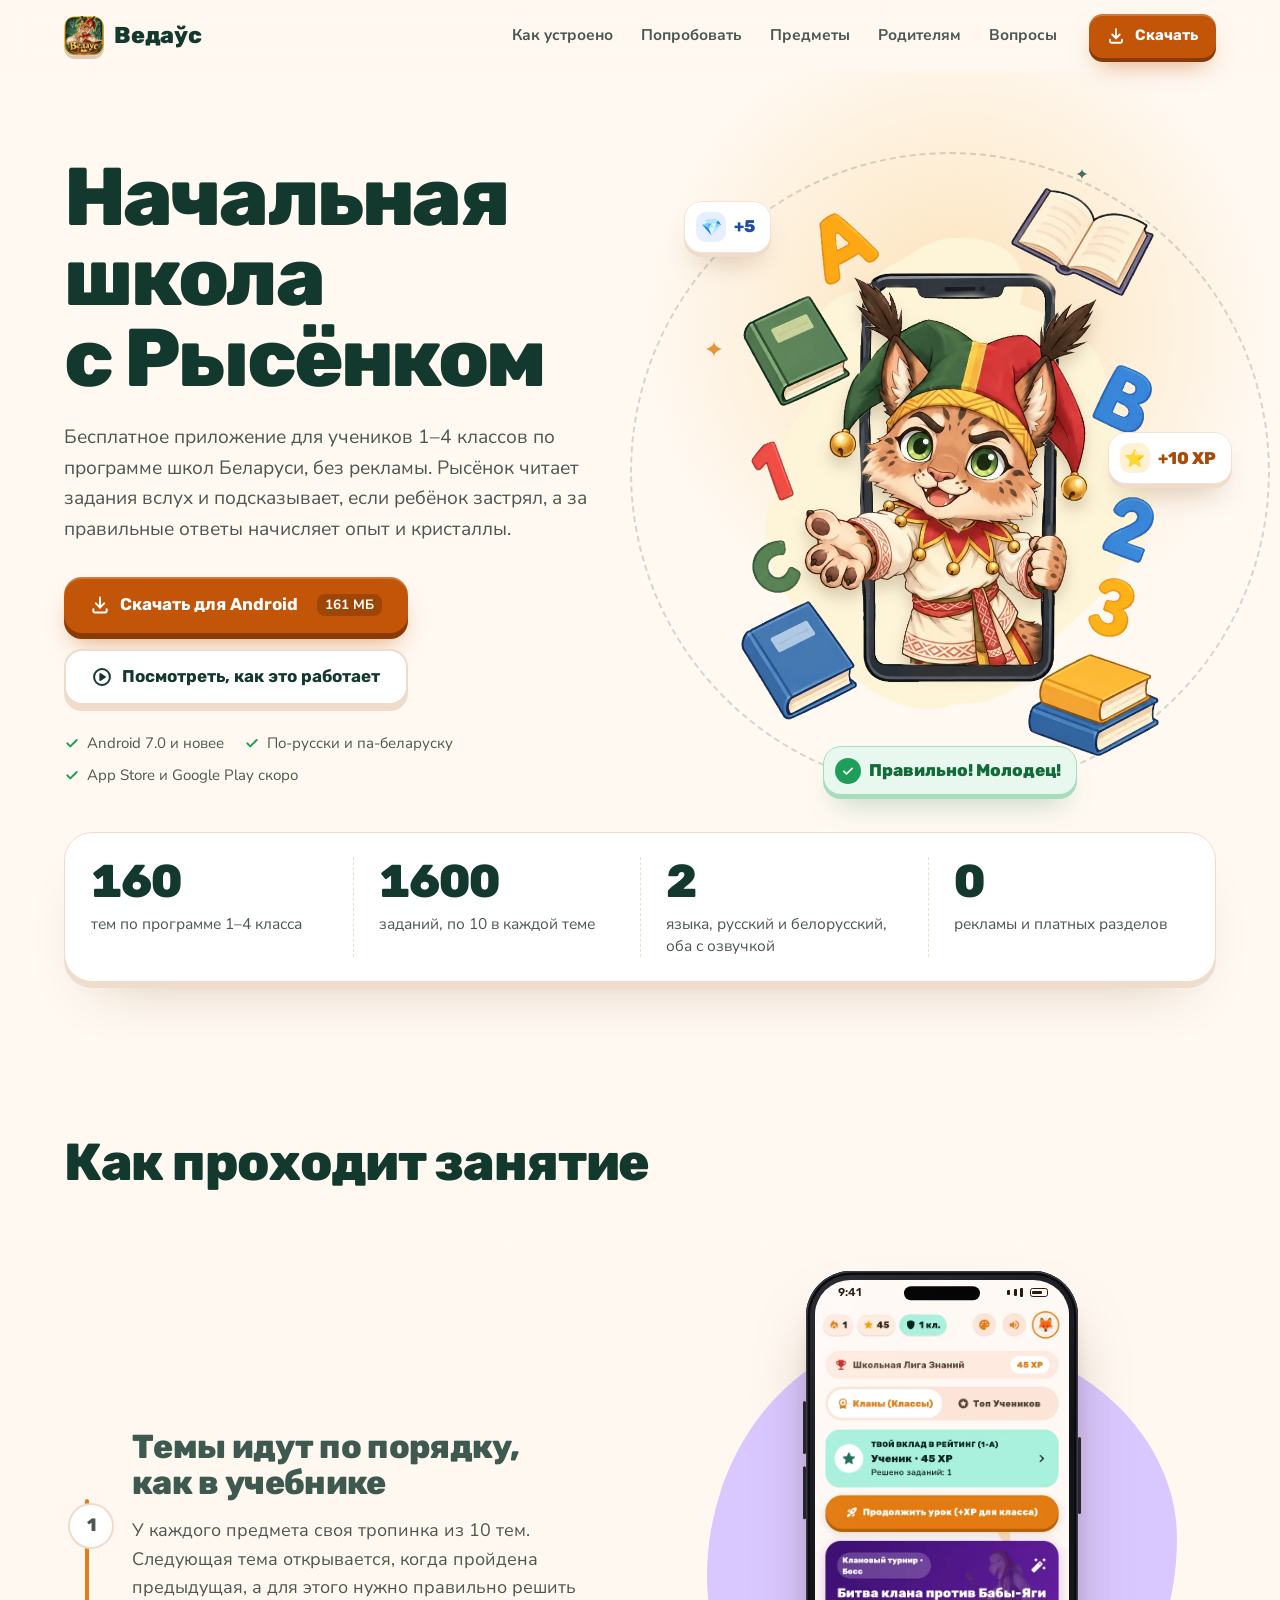
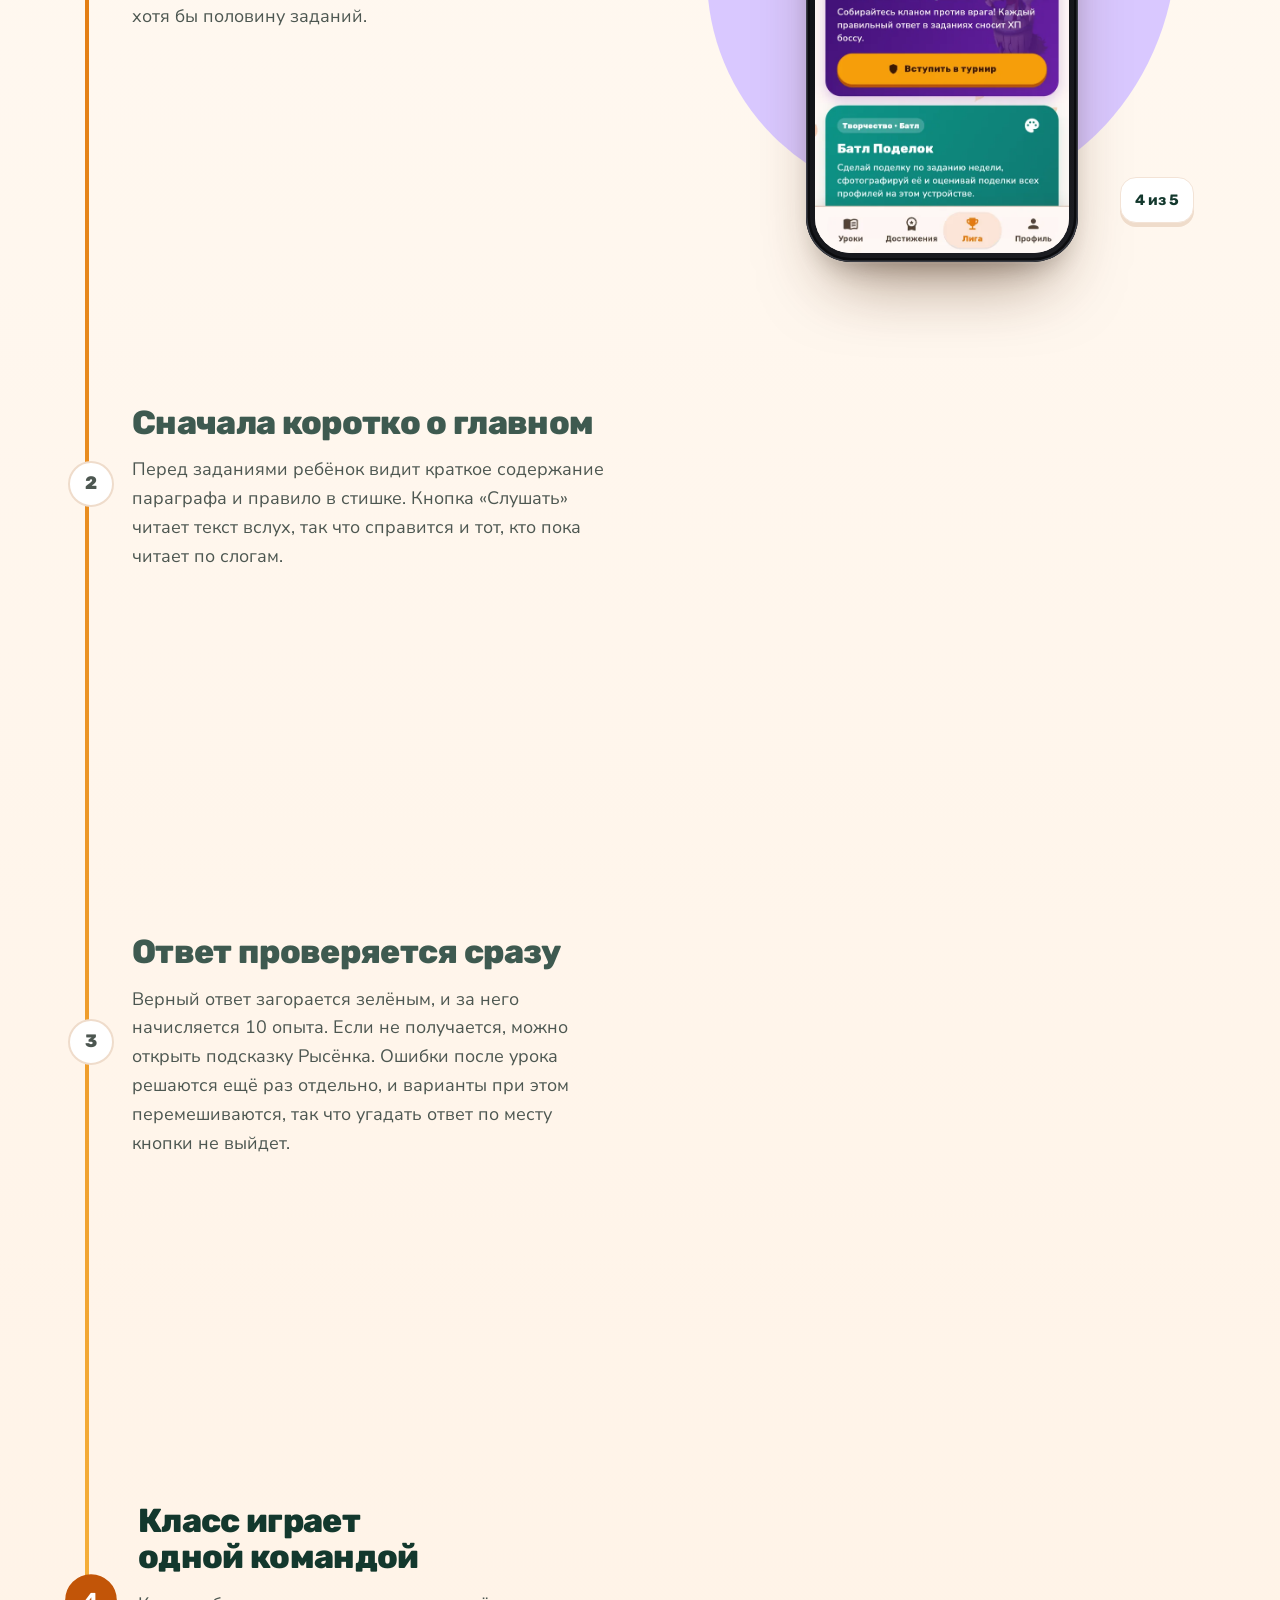
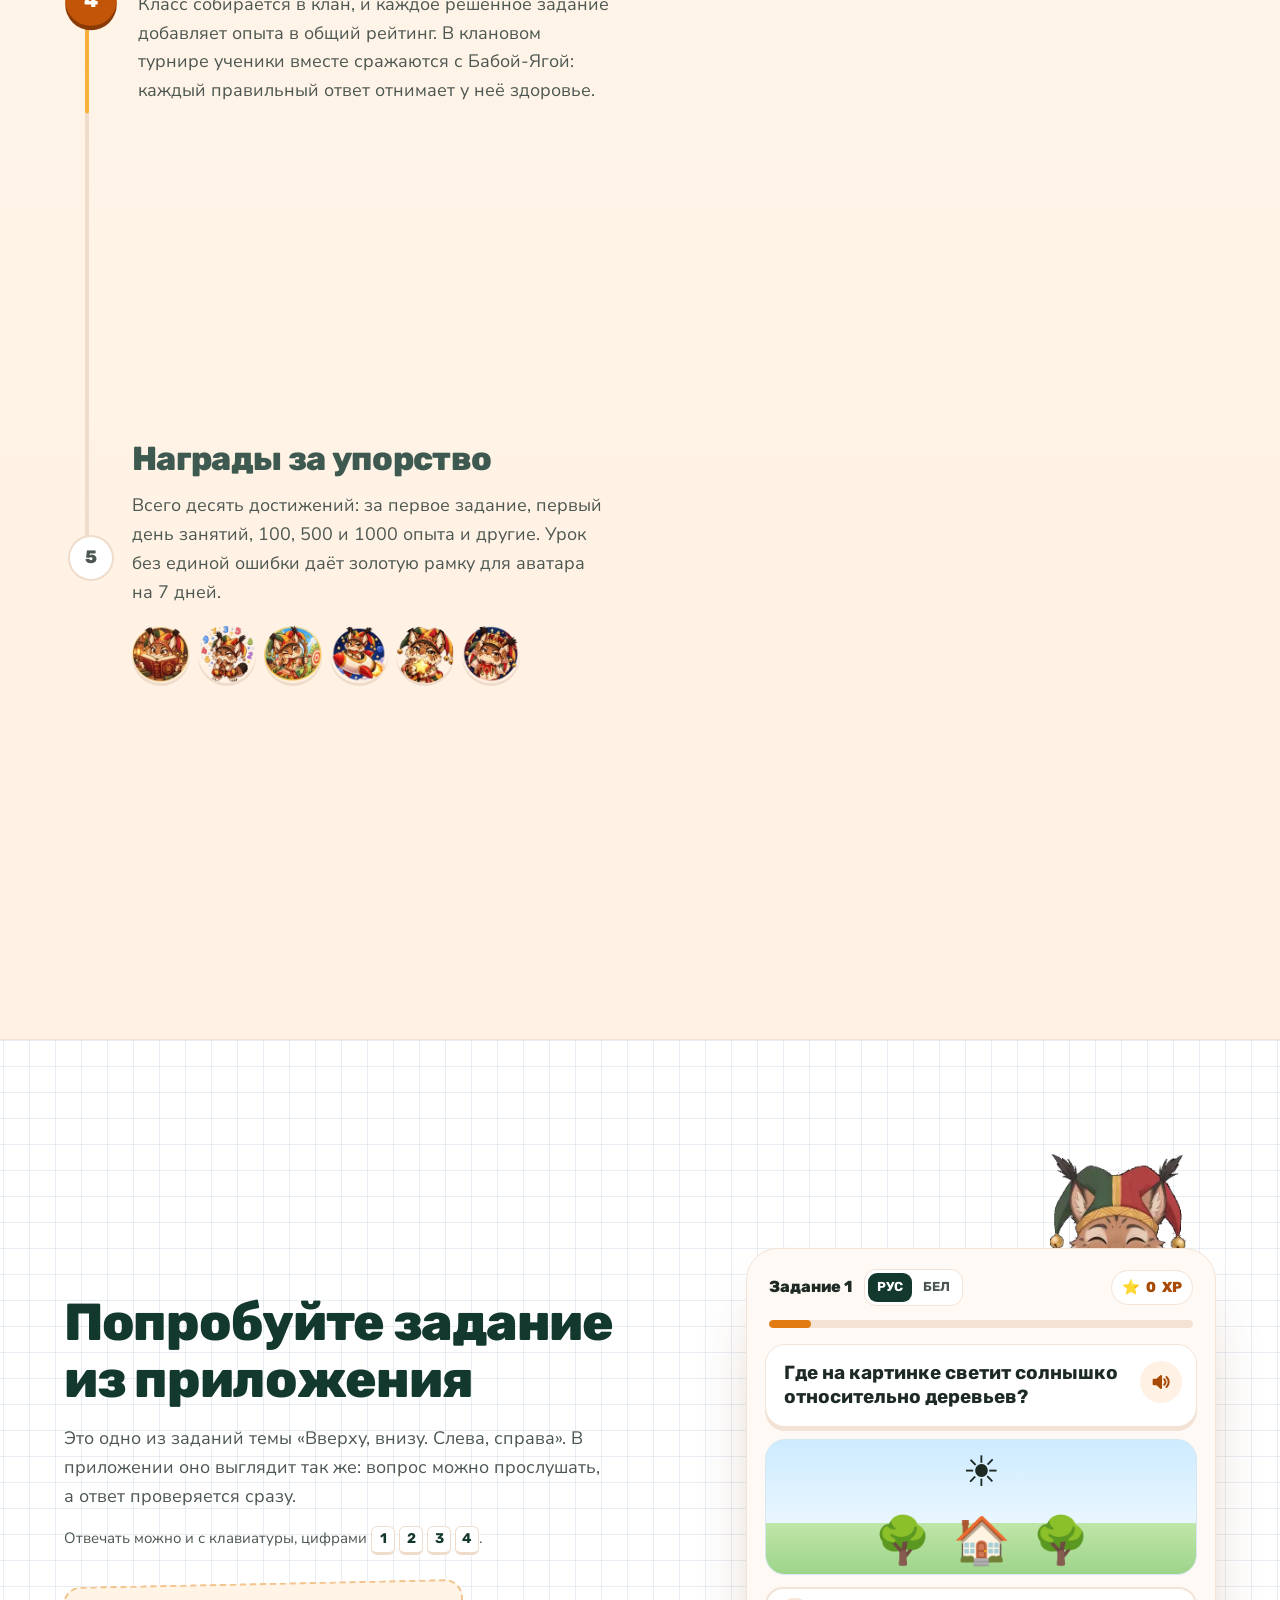
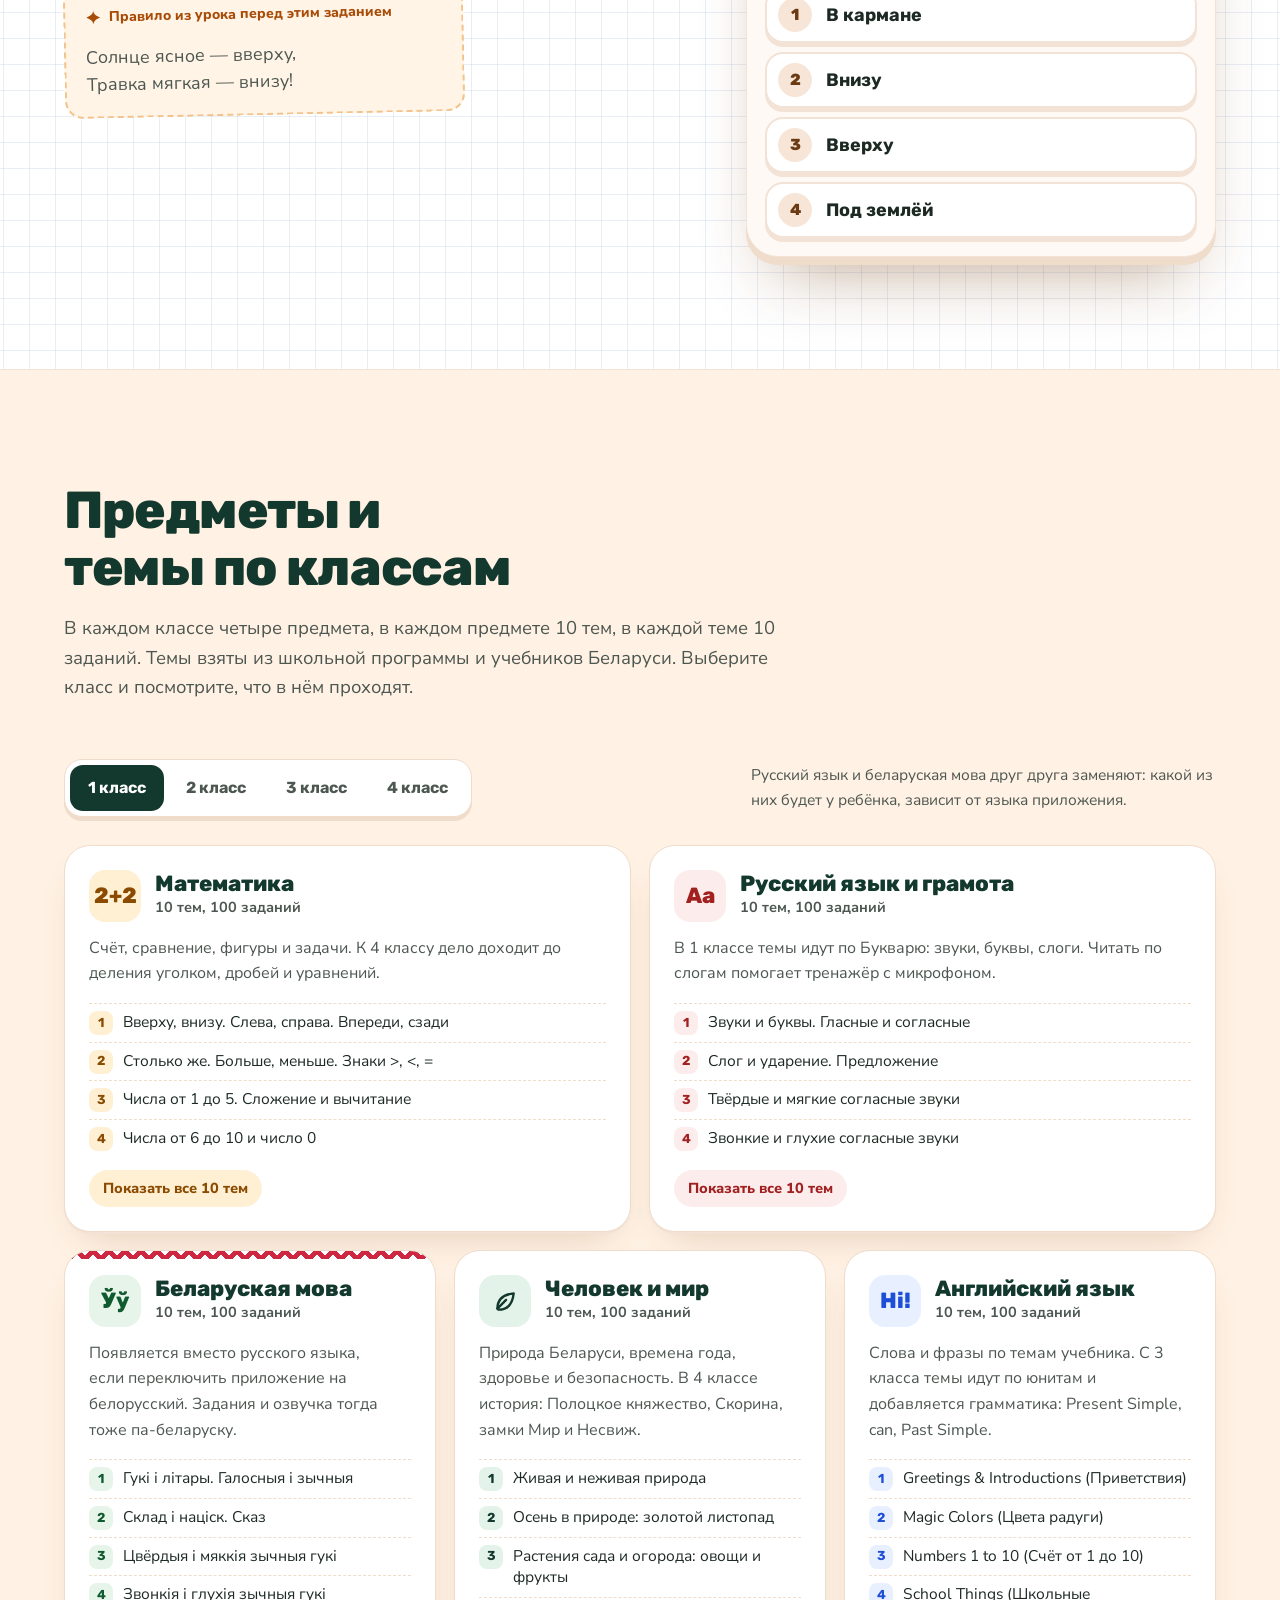
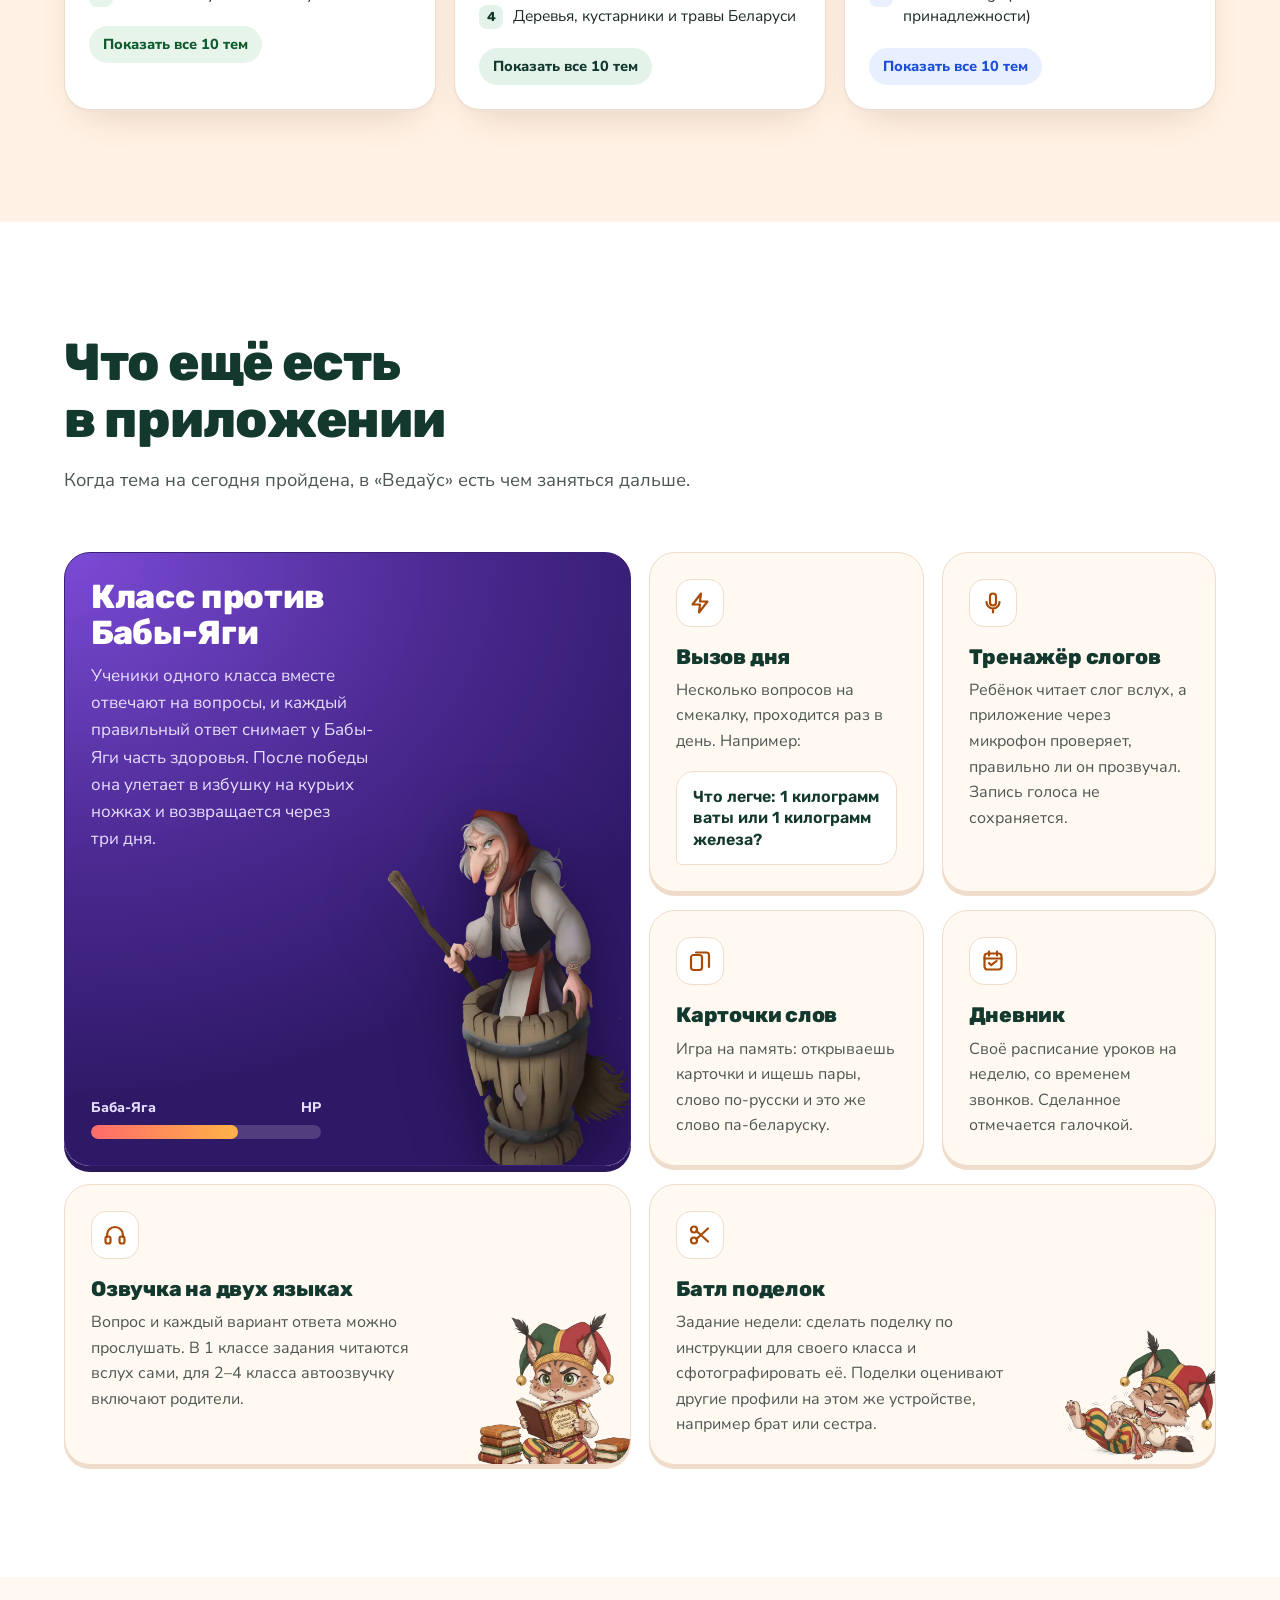
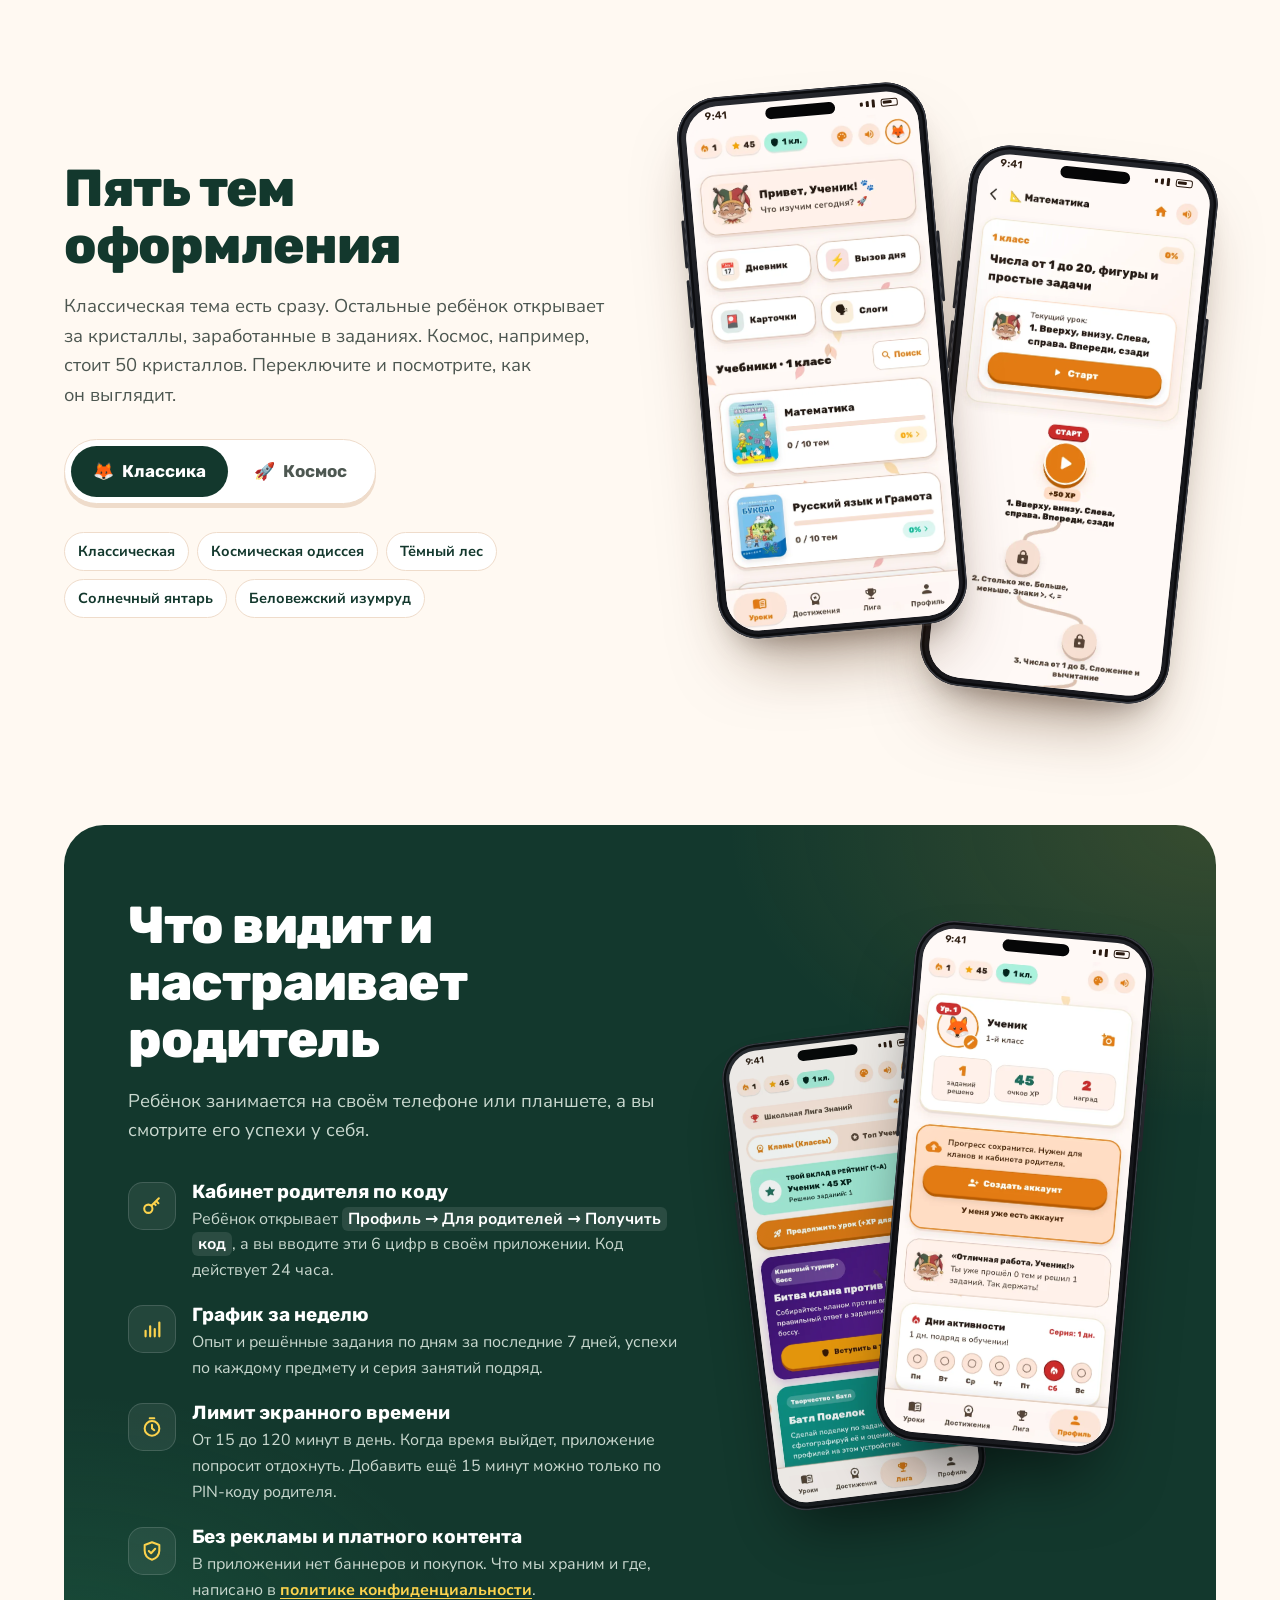
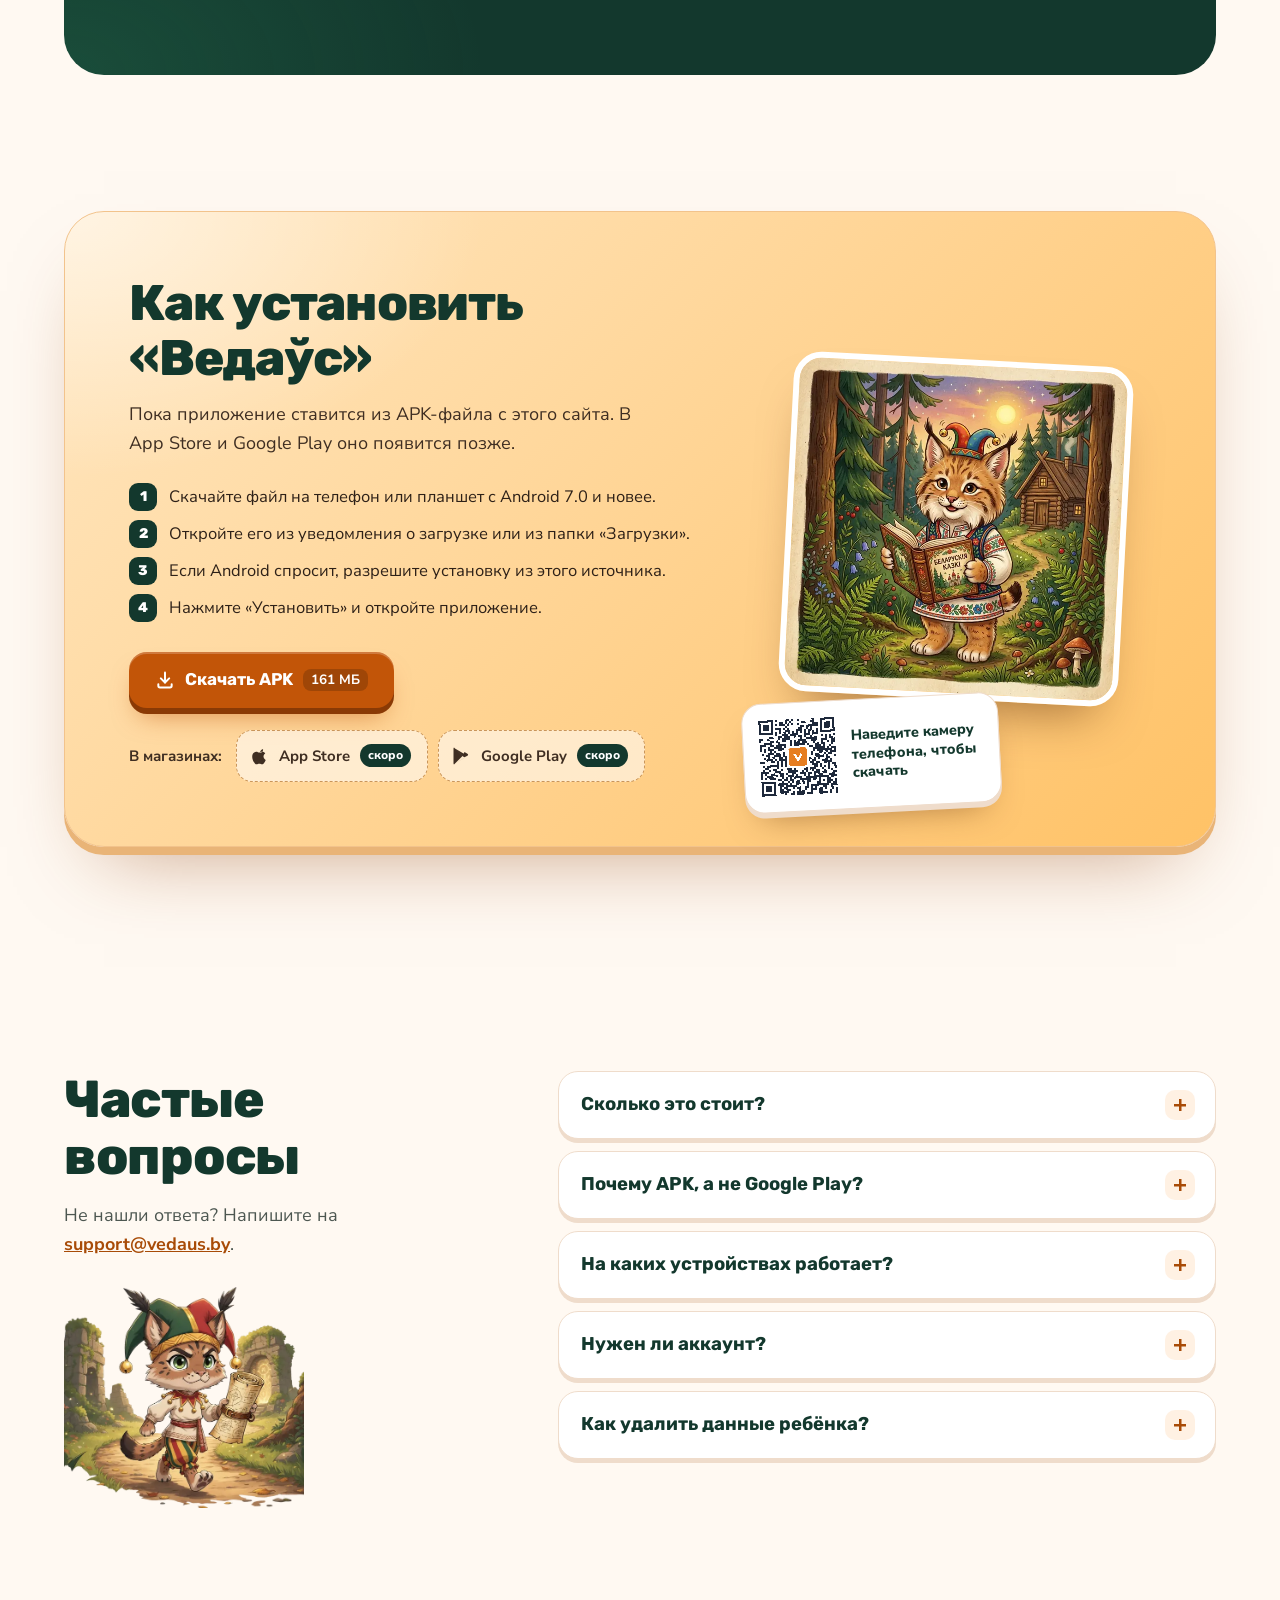
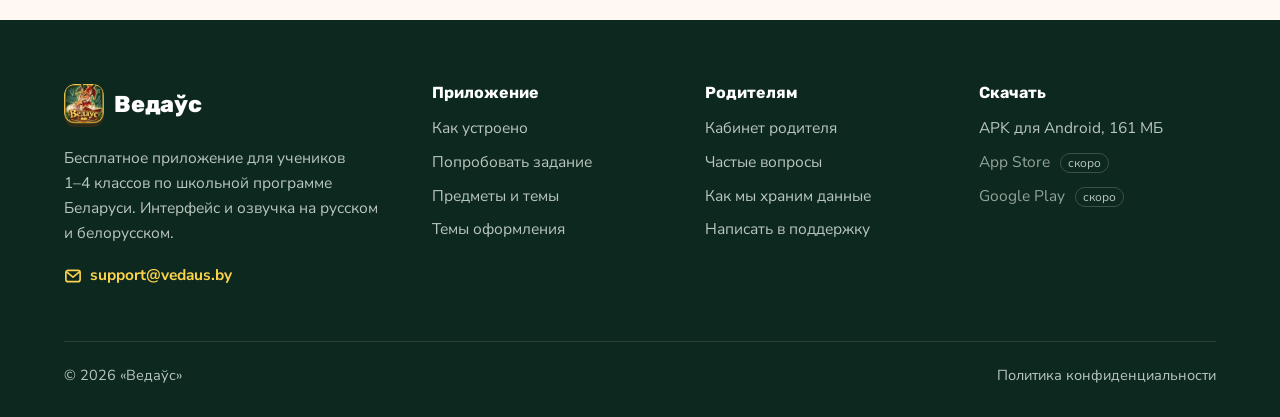
<file: index.html>
<!DOCTYPE html>
<html lang="ru">
<head>
  <meta charset="UTF-8">
  <meta name="viewport" content="width=device-width, initial-scale=1">
  <title>Ведаўс: приложение для учёбы в 1–4 классе</title>
  <meta name="description" content="Бесплатное приложение без рекламы для учеников 1–4 классов по школьной программе Беларуси. 160 тем и 1600 заданий по математике, русскому и белорусскому языку, «Человеку и миру» и английскому. Рысёнок читает задания вслух, у родителей есть свой кабинет.">
  <meta name="theme-color" content="#FFF9F2">
  <meta property="og:type" content="website">
  <meta property="og:locale" content="ru_RU">
  <meta property="og:title" content="Ведаўс: начальная школа с Рысёнком">
  <meta property="og:description" content="Бесплатное приложение для 1–4 класса по программе школ Беларуси. Без рекламы, на русском и белорусском.">
  <meta property="og:image" content="https://ludosiellll.github.io/vedayys/assets/images/site/app_menu.webp">
  <link rel="icon" type="image/png" sizes="32x32" href="site/img/app-icon-32.png">
  <link rel="apple-touch-icon" href="site/img/app-icon-192.png">

  <link rel="preconnect" href="https://fonts.googleapis.com">
  <link rel="preconnect" href="https://fonts.gstatic.com" crossorigin>
  <link href="https://fonts.googleapis.com/css2?family=Nunito+Sans:opsz,wght@6..12,400..800&family=Rubik:wght@500..800&display=swap" rel="stylesheet">
  <link rel="preload" as="image" href="site/img/mascot/char.webp" type="image/webp">
  <link rel="stylesheet" href="site/main.css">
  <script>document.documentElement.classList.add('js');</script>
</head>
<body>
  <a class="skip-link" href="#main">Перейти к содержанию</a>

  <!-- Icon set -->
  <svg width="0" height="0" style="position:absolute" aria-hidden="true" focusable="false">
    <defs>
      <symbol id="i-download" viewBox="0 0 24 24" fill="none" stroke="currentColor" stroke-width="2.4" stroke-linecap="round" stroke-linejoin="round"><path d="M12 3v12"/><path d="m7 10 5 5 5-5"/><path d="M4 17v2a2 2 0 0 0 2 2h12a2 2 0 0 0 2-2v-2"/></symbol>
      <symbol id="i-play" viewBox="0 0 24 24" fill="none" stroke="currentColor" stroke-width="2.4" stroke-linecap="round" stroke-linejoin="round"><circle cx="12" cy="12" r="9.5"/><path d="M10 8.5v7l5.5-3.5z" fill="currentColor"/></symbol>
      <symbol id="i-check" viewBox="0 0 24 24" fill="none" stroke="currentColor" stroke-width="3" stroke-linecap="round" stroke-linejoin="round"><path d="m5 12.5 4.5 4.5L19 7.5"/></symbol>
      <symbol id="i-x" viewBox="0 0 24 24" fill="none" stroke="currentColor" stroke-width="3" stroke-linecap="round"><path d="M6.5 6.5l11 11M17.5 6.5l-11 11"/></symbol>
      <symbol id="i-sound" viewBox="0 0 24 24" fill="none" stroke="currentColor" stroke-width="2.2" stroke-linecap="round" stroke-linejoin="round"><path d="M4 9.5h3.5L12 5.5v13l-4.5-4H4z" fill="currentColor"/><path d="M15.5 9a4 4 0 0 1 0 6M18 6.5a7.5 7.5 0 0 1 0 11"/></symbol>
      <symbol id="i-spark" viewBox="0 0 24 24" fill="currentColor"><path d="M12 1.5c.6 4.9 2.6 7.5 10.5 10.5-7.9 3-9.9 5.6-10.5 10.5-.6-4.9-2.6-7.5-10.5-10.5C9.4 9 11.4 6.4 12 1.5z"/></symbol>
      <symbol id="i-bolt" viewBox="0 0 24 24" fill="none" stroke="currentColor" stroke-width="2.2" stroke-linecap="round" stroke-linejoin="round"><path d="M13 2.5 4.5 13.5H12l-1 8 8.5-11H12z"/></symbol>
      <symbol id="i-mic" viewBox="0 0 24 24" fill="none" stroke="currentColor" stroke-width="2.2" stroke-linecap="round" stroke-linejoin="round"><rect x="9" y="2.5" width="6" height="12" rx="3"/><path d="M5.5 11a6.5 6.5 0 0 0 13 0M12 17.5v4"/></symbol>
      <symbol id="i-cards" viewBox="0 0 24 24" fill="none" stroke="currentColor" stroke-width="2.2" stroke-linecap="round" stroke-linejoin="round"><rect x="3" y="6" width="11" height="15" rx="2.5"/><path d="M8 3.5h10.5A2.5 2.5 0 0 1 21 6v12"/></symbol>
      <symbol id="i-diary" viewBox="0 0 24 24" fill="none" stroke="currentColor" stroke-width="2.2" stroke-linecap="round" stroke-linejoin="round"><rect x="3.5" y="4.5" width="17" height="16" rx="3"/><path d="M3.5 9.5h17M8 2.5v4M16 2.5v4M8 14l2.2 2.2L15.5 12"/></symbol>
      <symbol id="i-scissors" viewBox="0 0 24 24" fill="none" stroke="currentColor" stroke-width="2.2" stroke-linecap="round" stroke-linejoin="round"><circle cx="6" cy="6.5" r="3"/><circle cx="6" cy="17.5" r="3"/><path d="M8.5 8 20 18.5M8.5 16 20 5.5"/></symbol>
      <symbol id="i-voice" viewBox="0 0 24 24" fill="none" stroke="currentColor" stroke-width="2.2" stroke-linecap="round" stroke-linejoin="round"><path d="M4 14v-2a8 8 0 0 1 16 0v2"/><rect x="2.5" y="13.5" width="5" height="7" rx="2"/><rect x="16.5" y="13.5" width="5" height="7" rx="2"/></symbol>
      <symbol id="i-key" viewBox="0 0 24 24" fill="none" stroke="currentColor" stroke-width="2.2" stroke-linecap="round" stroke-linejoin="round"><circle cx="8" cy="15" r="4.5"/><path d="m11.5 11.5 8-8M16.5 6.5l2.5 2.5M14 9l2 2"/></symbol>
      <symbol id="i-chart" viewBox="0 0 24 24" fill="none" stroke="currentColor" stroke-width="2.4" stroke-linecap="round"><path d="M5 20v-6M10 20V9M15 20v-8M20 20V5"/></symbol>
      <symbol id="i-timer" viewBox="0 0 24 24" fill="none" stroke="currentColor" stroke-width="2.2" stroke-linecap="round" stroke-linejoin="round"><circle cx="12" cy="13.5" r="8"/><path d="M12 9.5v4l2.5 2M9.5 2.5h5"/></symbol>
      <symbol id="i-shield" viewBox="0 0 24 24" fill="none" stroke="currentColor" stroke-width="2.2" stroke-linecap="round" stroke-linejoin="round"><path d="M12 2.5 4 5.5v6c0 5 3.4 8.6 8 10 4.6-1.4 8-5 8-10v-6z"/><path d="m8.5 12 2.5 2.5 4.5-5"/></symbol>
      <symbol id="i-mail" viewBox="0 0 24 24" fill="none" stroke="currentColor" stroke-width="2.2" stroke-linecap="round" stroke-linejoin="round"><rect x="2.5" y="4.5" width="19" height="15" rx="3"/><path d="m3.5 6.5 8.5 7 8.5-7"/></symbol>
      <symbol id="i-apple" viewBox="0 0 24 24" fill="currentColor"><path d="M18.7 19.5c-.8 1.2-1.7 2.5-3 2.5-1.4 0-1.8-.8-3.3-.8-1.6 0-2 .8-3.3.8-1.3.1-2.3-1.3-3.1-2.5C4.3 17 2.9 12.5 4.7 9.4c.9-1.5 2.4-2.5 4.1-2.5 1.3 0 2.5.9 3.3.9.8 0 2.3-1.1 3.8-.9.7 0 2.5.3 3.6 2-.1.1-2.2 1.3-2.1 3.8 0 3 2.6 4 2.7 4-.1.1-.5 1.5-1.4 2.8M16 6.9c.6-.8 1-1.8.9-2.9-.9 0-2 .6-2.7 1.4-.6.6-1 1.7-.9 2.7 1 .1 2-.5 2.7-1.2"/></symbol>
      <symbol id="i-gplay" viewBox="0 0 24 24" fill="currentColor"><path d="M3.6 1.8 13.8 12 3.6 22.2a2.4 2.4 0 0 1-.6-1.6V3.4c0-.6.2-1.2.6-1.6zm11.2 11.2 2.7-2.6L4.8 3.1zm0 1.9L4.8 20.9l12.7-7.3zm1.4-1.3 3.5-2c1.1-.7 1.1-1.7 0-2.3l-3.5-2L13.8 12z"/></symbol>
      <symbol id="i-close" viewBox="0 0 24 24" fill="none" stroke="currentColor" stroke-width="2.6" stroke-linecap="round"><path d="M6 6l12 12M18 6 6 18"/></symbol>
    </defs>
  </svg>

  <header class="site-header" id="siteHeader">
    <div class="container nav">
      <a class="brand" href="#top" aria-label="Ведаўс, в начало страницы">
        <img src="site/img/app-icon-96.webp" alt="" width="40" height="40">
        <span>Ведаўс</span>
      </a>
      <nav aria-label="Разделы страницы">
        <ul class="nav__links">
          <li><a href="#tour">Как устроено</a></li>
          <li><a href="#try">Попробовать</a></li>
          <li><a href="#subjects">Предметы</a></li>
          <li><a href="#parents">Родителям</a></li>
          <li><a href="#faq">Вопросы</a></li>
        </ul>
      </nav>
      <a class="btn btn--primary btn--sm" href="https://github.com/Ludosiellll/vedayys/releases/latest/download/Vedaus.apk" download data-apk-link data-install-help data-source="header">
        <svg width="18" height="18" aria-hidden="true"><use href="#i-download"/></svg>
        Скачать
      </a>
      <button type="button" class="burger" id="burger" aria-expanded="false" aria-controls="drawer" aria-label="Открыть меню">
        <span></span><span></span><span></span>
      </button>
    </div>
  </header>

  <nav class="drawer" id="drawer" aria-label="Меню" hidden>
    <a href="#tour">Как устроено</a>
    <a href="#try">Попробовать задание</a>
    <a href="#subjects">Предметы и темы</a>
    <a href="#parents">Родителям</a>
    <a href="#faq">Вопросы</a>
    <a class="btn btn--primary" href="https://github.com/Ludosiellll/vedayys/releases/latest/download/Vedaus.apk" download data-apk-link data-install-help data-source="drawer">
      <svg width="20" height="20" aria-hidden="true"><use href="#i-download"/></svg>
      Скачать для Android <span class="btn__sub" data-apk-size>161 МБ</span>
    </a>
  </nav>

  <main id="main">
    <!-- Hero -->
    <section class="hero" id="top" aria-labelledby="hero-title">
      <div class="container hero__grid">
        <div class="hero__text">
          <h1 id="hero-title">Начальная школа с&nbsp;Рысёнком</h1>
          <p class="hero__lead">Бесплатное приложение для учеников 1–4 классов по программе школ Беларуси, без рекламы. Рысёнок читает задания вслух и подсказывает, если ребёнок застрял, а за правильные ответы начисляет опыт и кристаллы.</p>
          <div class="hero__actions">
            <a class="btn btn--primary" href="https://github.com/Ludosiellll/vedayys/releases/latest/download/Vedaus.apk" download data-apk-link data-install-help data-source="hero">
              <svg width="20" height="20" aria-hidden="true"><use href="#i-download"/></svg>
              Скачать для Android
              <span class="btn__sub" data-apk-size>161 МБ</span>
            </a>
            <a class="btn btn--ghost" href="#tour">
              <svg width="20" height="20" aria-hidden="true"><use href="#i-play"/></svg>
              Посмотреть, как это работает
            </a>
          </div>
          <p class="hero__meta">
            <span><svg width="16" height="16" aria-hidden="true"><use href="#i-check"/></svg>Android 7.0 и новее</span>
            <span><svg width="16" height="16" aria-hidden="true"><use href="#i-check"/></svg><span>По-русски и <span lang="be">па-беларуску</span></span></span>
            <span><svg width="16" height="16" aria-hidden="true"><use href="#i-check"/></svg>App Store и Google Play скоро</span>
          </p>
        </div>

        <div class="stage" id="stage">
          <div class="stage__ring" aria-hidden="true"></div>
          <svg class="sparkle sparkle--1" aria-hidden="true"><use href="#i-spark"/></svg>
          <svg class="sparkle sparkle--2" aria-hidden="true"><use href="#i-spark"/></svg>
          <svg class="sparkle sparkle--3" aria-hidden="true"><use href="#i-spark"/></svg>

          <!-- One picture drawn in layers: each layer floats on its own and
               follows the pointer at its own depth. -->
          <div class="mascot" role="img" aria-label="Рысёнок выпрыгивает из смартфона и протягивает лапу, вокруг летают книги, буквы и цифры">
            <img class="m-halo" src="site/img/mascot/halo.webp" width="754" height="927" alt="">
            <img class="m-phone" src="site/img/mascot/phone.webp" width="423" height="811" alt="">
            <img class="m-char" src="site/img/mascot/char.webp" width="628" height="814" alt="" fetchpriority="high">
            <img class="m-book-green" src="site/img/mascot/book-green.webp" width="216" height="221" alt="">
            <img class="m-book-open" src="site/img/mascot/book-open.webp" width="285" height="216" alt="">
            <img class="m-book-blue" src="site/img/mascot/book-blue.webp" width="233" height="239" alt="">
            <img class="m-books" src="site/img/mascot/books.webp" width="261" height="206" alt="">
            <img class="m-a" src="site/img/mascot/a.webp" width="123" height="148" alt="">
            <img class="m-b" src="site/img/mascot/b.webp" width="123" height="139" alt="">
            <img class="m-c" src="site/img/mascot/c.webp" width="103" height="111" alt="">
            <img class="m-1" src="site/img/mascot/1.webp" width="91" height="124" alt="">
            <img class="m-2" src="site/img/mascot/2.webp" width="109" height="137" alt="">
            <img class="m-3" src="site/img/mascot/3.webp" width="100" height="123" alt="">
          </div>
          <span class="chip chip--gem" aria-hidden="true"><span class="chip__ico">💎</span>+5</span>
          <span class="chip chip--xp" aria-hidden="true"><span class="chip__ico">⭐</span>+10 XP</span>
          <span class="chip chip--ok" aria-hidden="true"><span class="chip__ico"><svg width="14" height="14"><use href="#i-check"/></svg></span>Правильно! Молодец!</span>
        </div>
      </div>

      <div class="container">
        <ul class="facts reveal" aria-label="Коротко в цифрах">
          <li class="fact"><span class="fact__num" data-count="160">160</span><p class="fact__label">тем по программе 1–4 класса</p></li>
          <li class="fact"><span class="fact__num" data-count="1600">1600</span><p class="fact__label">заданий, по 10 в каждой теме</p></li>
          <li class="fact"><span class="fact__num">2</span><p class="fact__label">языка, русский и белорусский, оба с озвучкой</p></li>
          <li class="fact"><span class="fact__num">0</span><p class="fact__label">рекламы и платных разделов</p></li>
        </ul>
      </div>
    </section>

    <!-- Tour -->
    <section class="section tour" id="tour" aria-labelledby="tour-title">
      <div class="container">
        <div class="section-head reveal">
          <h2 id="tour-title">Как проходит занятие</h2>
        </div>

        <div class="tour__layout">
          <div class="tour__steps" id="tourSteps">
            <div class="tour__rail" aria-hidden="true"><i id="tourRail"></i></div>

            <article class="step is-active" data-step="0" aria-labelledby="step1">
              <span class="step__num" aria-hidden="true">1</span>
              <div class="step__fig">
                <div class="phone">
                  <div class="phone__screen">
                    <div class="phone__bar" aria-hidden="true"><span>9:41</span><span class="phone__island"></span><span class="phone__icons"><i></i><i></i><i></i><b></b></span></div>
                    <div class="phone__view"><img src="assets/images/site/app_path.webp" width="585" height="1266" loading="lazy" decoding="async" alt="Тропинка тем по математике для 1 класса: первая тема открыта, на ней кнопка «Старт», следующие темы закрыты замками."></div>
                  </div>
                </div>
              </div>
              <h3 id="step1">Темы идут по порядку, как в учебнике</h3>
              <p>У каждого предмета своя тропинка из 10 тем. Следующая тема открывается, когда пройдена предыдущая, а для этого нужно правильно решить хотя бы половину заданий.</p>
            </article>

            <article class="step" data-step="1" aria-labelledby="step2">
              <span class="step__num" aria-hidden="true">2</span>
              <div class="step__fig">
                <div class="phone">
                  <div class="phone__screen">
                    <div class="phone__bar" aria-hidden="true"><span>9:41</span><span class="phone__island"></span><span class="phone__icons"><i></i><i></i><i></i><b></b></span></div>
                    <div class="phone__view"><img src="assets/images/site/app_lesson.webp" width="585" height="1266" loading="lazy" decoding="async" alt="Урок по математике: краткое содержание параграфа с кнопкой «Слушать», правило в стишке «Солнце ясное — вверху, травка мягкая — внизу» и совет Рысёнка."></div>
                  </div>
                </div>
              </div>
              <h3 id="step2">Сначала коротко о главном</h3>
              <p>Перед заданиями ребёнок видит краткое содержание параграфа и правило в стишке. Кнопка «Слушать» читает текст вслух, так что справится и тот, кто пока читает по слогам.</p>
            </article>

            <article class="step" data-step="2" aria-labelledby="step3">
              <span class="step__num" aria-hidden="true">3</span>
              <div class="step__fig">
                <div class="phone">
                  <div class="phone__screen">
                    <div class="phone__bar" aria-hidden="true"><span>9:41</span><span class="phone__island"></span><span class="phone__icons"><i></i><i></i><i></i><b></b></span></div>
                    <div class="phone__view"><img src="assets/images/site/app_task.webp" width="585" height="1266" loading="lazy" decoding="async" alt="Задание «Где на картинке светит солнышко относительно деревьев?» с картинкой: солнце над деревьями и домом. Выбран ответ «Вверху», он в зелёной рамке с галочкой, ниже надпись «Правильно! Молодец!», пояснение и кнопка «Дальше»."></div>
                  </div>
                </div>
              </div>
              <h3 id="step3">Ответ проверяется сразу</h3>
              <p>Верный ответ загорается зелёным, и за него начисляется 10 опыта. Если не получается, можно открыть подсказку Рысёнка. Ошибки после урока решаются ещё раз отдельно, и варианты при этом перемешиваются, так что угадать ответ по месту кнопки не выйдет.</p>
            </article>

            <article class="step" data-step="3" aria-labelledby="step4">
              <span class="step__num" aria-hidden="true">4</span>
              <div class="step__fig">
                <div class="phone">
                  <div class="phone__screen">
                    <div class="phone__bar" aria-hidden="true"><span>9:41</span><span class="phone__island"></span><span class="phone__icons"><i></i><i></i><i></i><b></b></span></div>
                    <div class="phone__view"><img src="assets/images/site/app_league.webp" width="585" height="1266" loading="lazy" decoding="async" alt="Экран лиги: вклад ученика в рейтинг класса, вкладки «Кланы (классы)» и «Топ учеников», карточка клановой битвы с Бабой-Ягой и карточка батла поделок."></div>
                  </div>
                </div>
              </div>
              <h3 id="step4">Класс играет одной командой</h3>
              <p>Класс собирается в клан, и каждое решённое задание добавляет опыта в общий рейтинг. В клановом турнире ученики вместе сражаются с Бабой-Ягой: каждый правильный ответ отнимает у неё здоровье.</p>
            </article>

            <article class="step" data-step="4" aria-labelledby="step5">
              <span class="step__num" aria-hidden="true">5</span>
              <div class="step__fig">
                <div class="phone">
                  <div class="phone__screen">
                    <div class="phone__bar" aria-hidden="true"><span>9:41</span><span class="phone__island"></span><span class="phone__icons"><i></i><i></i><i></i><b></b></span></div>
                    <div class="phone__view"><img src="assets/images/site/app_achievements.webp" width="585" height="1266" loading="lazy" decoding="async" alt="Экран «Мои достижения»: открыто 2 из 10 наград, карточки «Первый шаг» (получено), «Знаток параграфа» и «Исследователь знаний» с наградой в опыте и кристаллах."></div>
                  </div>
                </div>
              </div>
              <h3 id="step5">Награды за упорство</h3>
              <p>Всего десять достижений: за первое задание, первый день занятий, 100, 500 и 1000 опыта и другие. Урок без единой ошибки даёт золотую рамку для аватара на 7 дней.</p>
              <div class="badges">
                <img src="site/img/ach-first-step.webp" width="128" height="128" loading="lazy" decoding="async" alt="Значок «Первый шаг»" title="Первый шаг">
                <img src="site/img/ach-ten-tasks.webp" width="128" height="128" loading="lazy" decoding="async" alt="Значок «Мастер задач»" title="Мастер задач">
                <img src="site/img/ach-twenty-five-tasks.webp" width="128" height="128" loading="lazy" decoding="async" alt="Значок «Снайпер знаний»" title="Снайпер знаний">
                <img src="site/img/ach-xp-100.webp" width="128" height="128" loading="lazy" decoding="async" alt="Значок «Первая сотня»" title="Первая сотня">
                <img src="site/img/ach-xp-500.webp" width="128" height="128" loading="lazy" decoding="async" alt="Значок «Звёздный ученик»" title="Звёздный ученик">
                <img src="site/img/ach-xp-1000.webp" width="128" height="128" loading="lazy" decoding="async" alt="Значок «Гордость школы»" title="Гордость школы">
              </div>
            </article>
          </div>

          <div class="tour__stage" id="tourStage" data-step="0" aria-hidden="true">
            <div class="tour__blob"></div>
            <div class="phone">
              <div class="phone__screen">
                <div class="phone__bar"><span>9:41</span><span class="phone__island"></span><span class="phone__icons"><i></i><i></i><i></i><b></b></span></div>
                <div class="phone__view">
                  <img class="scr is-on" src="assets/images/site/app_path.webp" width="585" height="1266" loading="lazy" decoding="async" alt="">
                  <img class="scr" src="assets/images/site/app_lesson.webp" width="585" height="1266" loading="lazy" decoding="async" alt="">
                  <img class="scr" src="assets/images/site/app_task.webp" width="585" height="1266" loading="lazy" decoding="async" alt="">
                  <img class="scr" src="assets/images/site/app_league.webp" width="585" height="1266" loading="lazy" decoding="async" alt="">
                  <img class="scr" src="assets/images/site/app_achievements.webp" width="585" height="1266" loading="lazy" decoding="async" alt="">
                </div>
                <span class="phone__glare"></span>
              </div>
            </div>
            <span class="tour__badge" id="tourBadge">1 из 5</span>
          </div>
        </div>
        <div class="tour__dots" id="tourDots" role="group" aria-label="Шаги"></div>
      </div>
    </section>

    <!-- Try a task -->
    <section class="section try" id="try" aria-labelledby="try-title">
      <div class="container try__grid">
        <div class="try__text">
          <div class="section-head reveal">
            <h2 id="try-title">Попробуйте задание из приложения</h2>
            <p>Это одно из заданий темы «Вверху, внизу. Слева, справа». В приложении оно выглядит так же: вопрос можно прослушать, а ответ проверяется сразу.</p>
            <p class="kbd-hint">Отвечать можно и с клавиатуры, цифрами <span><kbd>1</kbd> <kbd>2</kbd> <kbd>3</kbd> <kbd>4</kbd></span>.</p>
          </div>
          <figure class="rhyme reveal" style="--d:1">
            <figcaption class="rhyme__label">
              <svg width="16" height="16" aria-hidden="true"><use href="#i-spark"/></svg>
              <span id="rhymeLabel">Правило из урока перед этим заданием</span>
            </figcaption>
            <blockquote id="rhymeText"><p>Солнце ясное — вверху,<br>Травка мягкая — внизу!</p></blockquote>
          </figure>
        </div>

        <div class="task-wrap reveal" id="taskWrap" style="--d:1">
          <img class="task-wrap__lynx" src="site/img/lynx-greet.webp" alt="" width="320" height="320" loading="lazy" decoding="async">
          <div class="task" id="task">
            <div class="task__top">
              <span class="task__title">Задание 1</span>
              <div class="lang" role="group" aria-label="Язык задания">
                <button type="button" data-lang="ru" aria-pressed="true">РУС</button>
                <button type="button" data-lang="be" aria-pressed="false" lang="be">БЕЛ</button>
              </div>
              <span class="task__xp" id="taskXp"><span aria-hidden="true">⭐</span> <span id="taskXpVal">0</span> XP</span>
            </div>
            <div class="task__progress" aria-hidden="true"><i id="taskBar"></i></div>
            <div class="task__q">
              <h3 id="taskQ">Где на картинке светит солнышко относительно деревьев?</h3>
              <button type="button" class="speak" id="speakBtn" aria-label="Прослушать задание">
                <svg width="22" height="22" aria-hidden="true"><use href="#i-sound"/></svg>
              </button>
            </div>
            <p class="speak-note" id="speakNote" role="status" hidden></p>
            <div class="task__pic" role="img" id="taskPic" aria-label="Картинка: вверху солнце, внизу два дерева и домик между ними">
              <span class="task__sun" aria-hidden="true">☀️</span>
              <span class="task__ground" aria-hidden="true"><span>🌳</span><span>🏠</span><span>🌳</span></span>
            </div>
            <div class="opts" id="opts" role="group" aria-labelledby="taskQ">
              <button type="button" class="opt" data-i="0"><span class="opt__n" aria-hidden="true">1</span><span class="opt__t">Вверху</span><span class="opt__m" aria-hidden="true"></span></button>
              <button type="button" class="opt" data-i="1"><span class="opt__n" aria-hidden="true">2</span><span class="opt__t">Внизу</span><span class="opt__m" aria-hidden="true"></span></button>
              <button type="button" class="opt" data-i="2"><span class="opt__n" aria-hidden="true">3</span><span class="opt__t">Под землёй</span><span class="opt__m" aria-hidden="true"></span></button>
              <button type="button" class="opt" data-i="3"><span class="opt__n" aria-hidden="true">4</span><span class="opt__t">В кармане</span><span class="opt__m" aria-hidden="true"></span></button>
            </div>
            <div class="task__fb" id="taskFb" role="status" aria-live="polite"></div>
            <button type="button" class="btn btn--green task__again" id="taskAgain" hidden>Ещё раз</button>
          </div>
        </div>
      </div>
    </section>

    <!-- Subjects -->
    <section class="section subjects" id="subjects" aria-labelledby="subjects-title">
      <div class="container">
        <div class="section-head reveal">
          <h2 id="subjects-title">Предметы и темы по классам</h2>
          <p>В каждом классе четыре предмета, в каждом предмете 10 тем, в каждой теме 10 заданий. Темы взяты из школьной программы и учебников Беларуси. Выберите класс и посмотрите, что в нём проходят.</p>
        </div>

        <div class="subjects__bar reveal">
          <div class="tabs" role="tablist" aria-label="Класс" id="gradeTabs">
            <button type="button" class="tab" role="tab" id="grade-1" aria-selected="true" aria-controls="subjPanel" data-grade="1">1 класс</button>
            <button type="button" class="tab" role="tab" id="grade-2" aria-selected="false" aria-controls="subjPanel" data-grade="2" tabindex="-1">2 класс</button>
            <button type="button" class="tab" role="tab" id="grade-3" aria-selected="false" aria-controls="subjPanel" data-grade="3" tabindex="-1">3 класс</button>
            <button type="button" class="tab" role="tab" id="grade-4" aria-selected="false" aria-controls="subjPanel" data-grade="4" tabindex="-1">4 класс</button>
          </div>
          <p class="subjects__note">Русский язык и беларуская мова друг друга заменяют: какой из них будет у ребёнка, зависит от языка приложения.</p>
        </div>

        <div class="subj-grid" id="subjPanel" role="tabpanel" aria-labelledby="grade-1">
          <article class="subj subj--wide subj--math reveal">
            <div class="subj__head">
              <span class="subj__icon" aria-hidden="true">2+2</span>
              <div><h3>Математика</h3><p class="subj__meta">10 тем, 100 заданий</p></div>
            </div>
            <p class="subj__desc">Счёт, сравнение, фигуры и задачи. К 4 классу дело доходит до деления уголком, дробей и уравнений.</p>
            <ol class="subj__list is-collapsed" id="list-math" data-subj="math">
              <li>Вверху, внизу. Слева, справа. Впереди, сзади</li><li>Столько же. Больше, меньше. Знаки &gt;, &lt;, =</li><li>Числа от 1 до 5. Сложение и вычитание</li><li>Числа от 6 до 10 и число 0</li><li>Числовой отрезок. Сравнение чисел первого десятка</li><li>Геометрические фигуры: точка, прямая, луч, отрезок</li><li>Сантиметр. Измерение длины отрезков</li><li>Связь между суммой и слагаемыми</li><li>Десяток. Двузначные числа от 11 до 20</li><li>Текстовые задачи на сложение и вычитание</li>
            </ol>
            <button type="button" class="subj__more" aria-expanded="false" aria-controls="list-math">Показать все 10 тем</button>
          </article>

          <article class="subj subj--wide subj--ru reveal" style="--d:1">
            <div class="subj__head">
              <span class="subj__icon" aria-hidden="true">Аа</span>
              <div><h3 id="ruTitle">Русский язык и грамота</h3><p class="subj__meta">10 тем, 100 заданий</p></div>
            </div>
            <p class="subj__desc" id="ruDesc">В 1 классе темы идут по Букварю: звуки, буквы, слоги. Читать по слогам помогает тренажёр с микрофоном.</p>
            <ol class="subj__list is-collapsed" id="list-ru" data-subj="ru">
              <li>Звуки и буквы. Гласные и согласные</li><li>Слог и ударение. Предложение</li><li>Твёрдые и мягкие согласные звуки</li><li>Звонкие и глухие согласные звуки</li><li>Алфавит. Порядок букв</li><li>Большая буква в именах и кличках животных</li><li>Правила переноса слов по слогам</li><li>Правописание ЖИ-ШИ, ЧА-ЩА, ЧУ-ЩУ</li><li>Слова, обозначающие предметы и действия</li><li>Текст и предложение. Составление рассказа</li>
            </ol>
            <button type="button" class="subj__more" aria-expanded="false" aria-controls="list-ru">Показать все 10 тем</button>
          </article>

          <article class="subj subj--be reveal">
            <div class="subj__head">
              <span class="subj__icon" aria-hidden="true">Ўў</span>
              <div><h3 lang="be">Беларуская мова</h3><p class="subj__meta">10 тем, 100 заданий</p></div>
            </div>
            <p class="subj__desc">Появляется вместо русского языка, если переключить приложение на белорусский. Задания и озвучка тогда тоже <span lang="be">па-беларуску</span>.</p>
            <ol class="subj__list is-collapsed" id="list-be" data-subj="be" lang="be">
              <li>Гукі і літары. Галосныя і зычныя</li><li>Склад і націск. Сказ</li><li>Цвёрдыя і мяккія зычныя гукі</li><li>Звонкія і глухія зычныя гукі</li><li>Алфавіт. Парадак літар</li><li>Вялікая літара ў імёнах і мянушках жывёл</li><li>Правілы пераносу слоў па складах</li><li>Правапіс ЖЫ-ШЫ, ЧЫ-ШЧЫ ў беларускай мове</li><li>Словы, якія абазначаюць прадметы і дзеянні</li><li>Тэкст і сказ. Складанне апавядання</li>
            </ol>
            <button type="button" class="subj__more" aria-expanded="false" aria-controls="list-be">Показать все 10 тем</button>
          </article>

          <article class="subj subj--world reveal" style="--d:1">
            <div class="subj__head">
              <span class="subj__icon" aria-hidden="true"><svg width="26" height="26" viewBox="0 0 24 24" fill="none" stroke="currentColor" stroke-width="2.2" stroke-linecap="round" stroke-linejoin="round"><path d="M5 19c0-8 5-13 15-14-1 10-6 15-14 15"/><path d="M5 19 13 11"/></svg></span>
              <div><h3>Человек и мир</h3><p class="subj__meta">10 тем, 100 заданий</p></div>
            </div>
            <p class="subj__desc">Природа Беларуси, времена года, здоровье и безопасность. В 4 классе история: Полоцкое княжество, Скорина, замки Мир и Несвиж.</p>
            <ol class="subj__list is-collapsed" id="list-world" data-subj="world">
              <li>Живая и неживая природа</li><li>Осень в природе: золотой листопад</li><li>Растения сада и огорода: овощи и фрукты</li><li>Деревья, кустарники и травы Беларуси</li><li>Дикие и домашние животные Беларуси</li><li>Птицы родного края: зимующие и перелётные</li><li>Зима в природе: снег, лёд и мороз</li><li>Весна в природе: пробуждение жизни</li><li>Человек и его здоровье: режим дня и гигиена</li><li>Лето и безопасность: на улице, в лесу и на воде</li>
            </ol>
            <button type="button" class="subj__more" aria-expanded="false" aria-controls="list-world">Показать все 10 тем</button>
          </article>

          <article class="subj subj--en reveal" style="--d:2">
            <div class="subj__head">
              <span class="subj__icon" aria-hidden="true" lang="en">Hi!</span>
              <div><h3>Английский язык</h3><p class="subj__meta">10 тем, 100 заданий</p></div>
            </div>
            <p class="subj__desc">Слова и фразы по темам учебника. С 3 класса темы идут по юнитам и добавляется грамматика: Present Simple, can, Past Simple.</p>
            <ol class="subj__list is-collapsed" id="list-en" data-subj="en">
              <li>Greetings &amp; Introductions (Приветствия)</li><li>Magic Colors (Цвета радуги)</li><li>Numbers 1 to 10 (Счёт от 1 до 10)</li><li>School Things (Школьные принадлежности)</li><li>Cute Animals &amp; Pets (Животные и питомцы)</li><li>My Family (Моя семья)</li><li>My Toys (Мои любимые игрушки)</li><li>Food &amp; Fruit (Еда и фрукты)</li><li>Body Parts (Части тела)</li><li>Action Verbs (Действия и движения)</li>
            </ol>
            <button type="button" class="subj__more" aria-expanded="false" aria-controls="list-en">Показать все 10 тем</button>
          </article>
        </div>
      </div>
    </section>

    <!-- More than lessons -->
    <section class="section more" id="more" aria-labelledby="more-title">
      <div class="container">
        <div class="section-head reveal">
          <h2 id="more-title">Что ещё есть в приложении</h2>
          <p>Когда тема на сегодня пройдена, в «Ведаўс» есть чем заняться дальше.</p>
        </div>

        <div class="bento">
          <article class="card card--boss reveal">
            <h3>Класс против Бабы-Яги</h3>
            <p>Ученики одного класса вместе отвечают на вопросы, и каждый правильный ответ снимает у Бабы-Яги часть здоровья. После победы она улетает в избушку на курьих ножках и возвращается через три дня.</p>
            <div class="boss-hp" aria-hidden="true">
              <div class="boss-hp__label"><span>Баба-Яга</span><span>HP</span></div>
              <div class="boss-hp__bar"><i></i></div>
            </div>
            <img src="site/img/baba-yaga.webp" width="420" height="618" loading="lazy" decoding="async" alt="Баба-Яга в ступе с метлой">
          </article>

          <article class="card card--challenge reveal" style="--d:1">
            <span class="card__icon" aria-hidden="true"><svg width="24" height="24"><use href="#i-bolt"/></svg></span>
            <h3>Вызов дня</h3>
            <p>Несколько вопросов на смекалку, проходится раз в день. Например:</p>
            <p class="bubble">Что легче: 1&nbsp;килограмм ваты или 1&nbsp;килограмм железа?</p>
          </article>

          <article class="card reveal" style="--d:2">
            <span class="card__icon" aria-hidden="true"><svg width="24" height="24"><use href="#i-mic"/></svg></span>
            <h3>Тренажёр слогов</h3>
            <p>Ребёнок читает слог вслух, а приложение через микрофон проверяет, правильно ли он прозвучал. Запись голоса не сохраняется.</p>
          </article>

          <article class="card reveal" style="--d:1">
            <span class="card__icon" aria-hidden="true"><svg width="24" height="24"><use href="#i-cards"/></svg></span>
            <h3>Карточки слов</h3>
            <p>Игра на память: открываешь карточки и ищешь пары, слово по-русски и это же слово <span lang="be">па-беларуску</span>.</p>
          </article>

          <article class="card reveal" style="--d:2">
            <span class="card__icon" aria-hidden="true"><svg width="24" height="24"><use href="#i-diary"/></svg></span>
            <h3>Дневник</h3>
            <p>Своё расписание уроков на неделю, со временем звонков. Сделанное отмечается галочкой.</p>
          </article>

          <article class="card card--wide card--art reveal">
            <span class="card__icon" aria-hidden="true"><svg width="24" height="24"><use href="#i-voice"/></svg></span>
            <h3>Озвучка на двух языках</h3>
            <p>Вопрос и каждый вариант ответа можно прослушать. В 1 классе задания читаются вслух сами, для 2–4 класса автоозвучку включают родители.</p>
            <img src="site/img/art-adaptation.webp" width="560" height="560" loading="lazy" decoding="async" alt="">
          </article>

          <article class="card card--wide card--art reveal" style="--d:1">
            <span class="card__icon" aria-hidden="true"><svg width="24" height="24"><use href="#i-scissors"/></svg></span>
            <h3>Батл поделок</h3>
            <p>Задание недели: сделать поделку по инструкции для своего класса и сфотографировать её. Поделки оценивают другие профили на этом же устройстве, например брат или сестра.</p>
            <img src="site/img/art-guides.webp" width="552" height="560" loading="lazy" decoding="async" alt="">
          </article>
        </div>
      </div>
    </section>

    <!-- Themes -->
    <section class="section themes" id="themes" data-mode="classic" aria-labelledby="themes-title">
      <div class="container themes__grid">
        <div>
          <div class="section-head reveal">
            <h2 id="themes-title">Пять тем оформления</h2>
            <p>Классическая тема есть сразу. Остальные ребёнок открывает за кристаллы, заработанные в заданиях. Космос, например, стоит 50 кристаллов. Переключите и посмотрите, как он выглядит.</p>
          </div>
          <div class="seg reveal" role="group" aria-label="Тема оформления на скриншотах">
            <button type="button" data-theme-btn="classic" aria-pressed="true"><span aria-hidden="true">🦊</span> Классика</button>
            <button type="button" data-theme-btn="space" aria-pressed="false"><span aria-hidden="true">🚀</span> Космос</button>
          </div>
          <ul class="theme-list reveal" aria-label="Все темы оформления">
            <li>Классическая</li>
            <li>Космическая одиссея</li>
            <li>Тёмный лес</li>
            <li>Солнечный янтарь</li>
            <li>Беловежский изумруд</li>
          </ul>
        </div>

        <div class="themes__phones reveal" style="--d:1">
          <div class="phone">
            <div class="phone__screen">
              <div class="phone__bar" aria-hidden="true"><span>9:41</span><span class="phone__island"></span><span class="phone__icons"><i></i><i></i><i></i><b></b></span></div>
              <div class="phone__view">
                <img class="scr--light" src="assets/images/site/app_menu.webp" width="585" height="1266" loading="lazy" decoding="async" alt="Главный экран в классической светлой теме">
                <img class="scr--dark" src="assets/images/site/app_space_menu.webp" width="585" height="1266" loading="lazy" decoding="async" alt="Главный экран в тёмно-синей теме «Космос» с голубыми кнопками" aria-hidden="true">
              </div>
              <span class="phone__glare" aria-hidden="true"></span>
            </div>
          </div>
          <div class="phone">
            <div class="phone__screen">
              <div class="phone__bar" aria-hidden="true"><span>9:41</span><span class="phone__island"></span><span class="phone__icons"><i></i><i></i><i></i><b></b></span></div>
              <div class="phone__view">
                <img class="scr--light" src="assets/images/site/app_path.webp" width="585" height="1266" loading="lazy" decoding="async" alt="Тропинка тем в классической теме">
                <img class="scr--dark" src="assets/images/site/app_space_path.webp" width="585" height="1266" loading="lazy" decoding="async" alt="Тропинка тем в теме «Космос»: тёмный фон и голубая кнопка «Старт»" aria-hidden="true">
              </div>
              <span class="phone__glare" aria-hidden="true"></span>
            </div>
          </div>
        </div>
      </div>
    </section>

    <!-- Parents -->
    <section class="section parents" id="parents" aria-labelledby="parents-title">
      <div class="container">
        <div class="parents__card">
          <div>
            <div class="section-head reveal">
              <h2 id="parents-title">Что видит и настраивает родитель</h2>
              <p>Ребёнок занимается на своём телефоне или планшете, а вы смотрите его успехи у себя.</p>
            </div>
            <ul class="plist">
              <li class="reveal">
                <span class="plist__icon" aria-hidden="true"><svg width="22" height="22"><use href="#i-key"/></svg></span>
                <div>
                  <h3>Кабинет родителя по коду</h3>
                  <p>Ребёнок открывает <span class="path">Профиль → Для родителей → Получить код</span>, а вы вводите эти 6 цифр в своём приложении. Код действует 24 часа.</p>
                </div>
              </li>
              <li class="reveal" style="--d:1">
                <span class="plist__icon" aria-hidden="true"><svg width="22" height="22"><use href="#i-chart"/></svg></span>
                <div>
                  <h3>График за неделю</h3>
                  <p>Опыт и решённые задания по дням за последние 7 дней, успехи по каждому предмету и серия занятий подряд.</p>
                </div>
              </li>
              <li class="reveal" style="--d:2">
                <span class="plist__icon" aria-hidden="true"><svg width="22" height="22"><use href="#i-timer"/></svg></span>
                <div>
                  <h3>Лимит экранного времени</h3>
                  <p>От 15 до 120 минут в день. Когда время выйдет, приложение попросит отдохнуть. Добавить ещё 15 минут можно только по PIN-коду родителя.</p>
                </div>
              </li>
              <li class="reveal" style="--d:3">
                <span class="plist__icon" aria-hidden="true"><svg width="22" height="22"><use href="#i-shield"/></svg></span>
                <div>
                  <h3>Без рекламы и платного контента</h3>
                  <p>В приложении нет баннеров и покупок. Что мы храним и где, написано в <a href="privacy.html">политике конфиденциальности</a>.</p>
                </div>
              </li>
            </ul>
          </div>

          <div class="parents__phones reveal" style="--d:1">
            <div class="phone">
              <div class="phone__screen">
                <div class="phone__bar" aria-hidden="true"><span>9:41</span><span class="phone__island"></span><span class="phone__icons"><i></i><i></i><i></i><b></b></span></div>
                <div class="phone__view"><img src="assets/images/site/app_profile.webp" width="585" height="1266" loading="lazy" decoding="async" alt="Профиль ученика: 1 задание решено, 45 очков опыта, 2 награды. Ниже предложение создать аккаунт для кланов и кабинета родителя и дни активности за неделю."></div>
                <span class="phone__glare" aria-hidden="true"></span>
              </div>
            </div>
            <div class="phone">
              <div class="phone__screen">
                <div class="phone__bar" aria-hidden="true"><span>9:41</span><span class="phone__island"></span><span class="phone__icons"><i></i><i></i><i></i><b></b></span></div>
                <div class="phone__view"><img src="assets/images/site/app_league.webp" width="585" height="1266" loading="lazy" decoding="async" alt="Экран лиги с вкладом ученика в рейтинг класса"></div>
                <span class="phone__glare" aria-hidden="true"></span>
              </div>
            </div>
          </div>
        </div>
      </div>
    </section>

    <!-- Download -->
    <section class="section download" id="download" aria-labelledby="download-title">
      <div class="container">
        <div class="dl reveal">
          <div>
            <h2 id="download-title">Как установить «Ведаўс»</h2>
            <p>Пока приложение ставится из APK-файла с этого сайта. В App Store и Google Play оно появится позже.</p>
            <ol class="dl__steps">
              <li>Скачайте файл на телефон или планшет с Android 7.0 и новее.</li>
              <li>Откройте его из уведомления о загрузке или из папки «Загрузки».</li>
              <li>Если Android спросит, разрешите установку из этого источника.</li>
              <li>Нажмите «Установить» и откройте приложение.</li>
            </ol>
            <div class="dl__actions">
              <a class="btn btn--primary" href="https://github.com/Ludosiellll/vedayys/releases/latest/download/Vedaus.apk" download data-apk-link data-source="download">
                <svg width="20" height="20" aria-hidden="true"><use href="#i-download"/></svg>
                Скачать APK
                <span class="btn__sub" data-apk-size>161 МБ</span>
              </a>
            </div>
            <div class="dl__stores">
              <span>В магазинах:</span>
              <span class="store" aria-disabled="true"><svg width="20" height="20" aria-hidden="true"><use href="#i-apple"/></svg>App Store <small>скоро</small></span>
              <span class="store" aria-disabled="true"><svg width="20" height="20" aria-hidden="true"><use href="#i-gplay"/></svg>Google Play <small>скоро</small></span>
            </div>
          </div>
          <div class="dl__side">
            <img class="dl__art" src="site/img/lynx-forest.webp" width="640" height="640" loading="lazy" decoding="async" alt="Рысёнок в вышитой рубашке читает книгу на лесной тропинке">
            <div class="qr">
              <!-- QR encodes https://ludosiellll.github.io/vedayys/apk/, a page that redirects to the APK release. -->
              <img src="assets/images/qr_download.png" width="84" height="84" loading="lazy" alt="QR-код со ссылкой на скачивание «Ведаўс»">
              <span>Наведите камеру телефона, чтобы скачать</span>
            </div>
          </div>
        </div>
      </div>
    </section>

    <!-- FAQ -->
    <section class="section faq" id="faq" aria-labelledby="faq-title">
      <div class="container faq__grid">
        <div class="faq__aside reveal">
          <h2 id="faq-title">Частые вопросы</h2>
          <p class="faq__note">Не нашли ответа? Напишите на <a href="mailto:support@vedaus.by">support@vedaus.by</a>.</p>
          <img src="site/img/art-quest.webp" width="560" height="517" loading="lazy" decoding="async" alt="">
        </div>
        <div class="faq__list">
          <details class="reveal">
            <summary>Сколько это стоит?</summary>
            <div><p>Нисколько. В приложении нет рекламы, покупок и платных разделов. Кристаллы нельзя купить, их дают только за задания и достижения.</p></div>
          </details>
          <details class="reveal">
            <summary>Почему APK, а не Google Play?</summary>
            <div><p>Публикацию в магазинах мы ещё готовим. Пока приложение можно поставить из файла с этого сайта, а когда оно появится в Google Play и App Store, ссылки будут здесь.</p></div>
          </details>
          <details class="reveal">
            <summary>На каких устройствах работает?</summary>
            <div><p>На телефонах и планшетах с Android 7.0 и новее. Установочный файл весит <span data-apk-size>161 МБ</span>.</p></div>
          </details>
          <details class="reveal">
            <summary>Нужен ли аккаунт?</summary>
            <div><p>Начать можно и без него. Аккаунт понадобится, если вы хотите сохранять прогресс в облаке, вступить в клан или подключить кабинет родителя.</p></div>
          </details>
          <details class="reveal">
            <summary>Как удалить данные ребёнка?</summary>
            <div><p>Аккаунт удаляется в кабинете родителя, и вместе с ним стирается весь прогресс в облаке и на устройстве. Ещё можно написать нам на <a href="mailto:support@vedaus.by">support@vedaus.by</a>. Подробнее в <a href="privacy.html#rights">политике конфиденциальности</a>.</p></div>
          </details>
        </div>
      </div>
    </section>
  </main>

  <footer class="footer">
    <div class="container">
      <div class="footer__grid">
        <div>
          <a class="brand" href="#top">
            <img src="site/img/app-icon-96.webp" alt="" width="40" height="40" loading="lazy">
            <span>Ведаўс</span>
          </a>
          <p class="footer__about">Бесплатное приложение для учеников 1–4 классов по школьной программе Беларуси. Интерфейс и озвучка на русском и белорусском.</p>
          <a class="mail" href="mailto:support@vedaus.by">
            <svg width="18" height="18" aria-hidden="true"><use href="#i-mail"/></svg>
            support@vedaus.by
          </a>
        </div>
        <div>
          <h2>Приложение</h2>
          <ul>
            <li><a href="#tour">Как устроено</a></li>
            <li><a href="#try">Попробовать задание</a></li>
            <li><a href="#subjects">Предметы и темы</a></li>
            <li><a href="#themes">Темы оформления</a></li>
          </ul>
        </div>
        <div>
          <h2>Родителям</h2>
          <ul>
            <li><a href="#parents">Кабинет родителя</a></li>
            <li><a href="#faq">Частые вопросы</a></li>
            <li><a href="privacy.html#security">Как мы храним данные</a></li>
            <li><a href="mailto:support@vedaus.by">Написать в поддержку</a></li>
          </ul>
        </div>
        <div>
          <h2>Скачать</h2>
          <ul>
            <li><a href="https://github.com/Ludosiellll/vedayys/releases/latest/download/Vedaus.apk" download data-apk-link data-install-help data-source="footer">APK для Android, <span data-apk-size>161 МБ</span></a></li>
            <li class="footer__soon" aria-disabled="true">App Store <small>скоро</small></li>
            <li class="footer__soon" aria-disabled="true">Google Play <small>скоро</small></li>
          </ul>
        </div>
      </div>
      <div class="footer__bottom">
        <span>© 2026 «Ведаўс»</span>
        <a href="privacy.html">Политика конфиденциальности</a>
      </div>
    </div>
  </footer>

  <dialog class="dialog" id="installDialog" aria-labelledby="dlgTitle">
    <button type="button" class="dialog__close" data-close aria-label="Закрыть">
      <svg width="20" height="20" aria-hidden="true"><use href="#i-close"/></svg>
    </button>
    <div class="dialog__head">
      <img src="site/img/app-icon-96.webp" alt="" width="52" height="52" loading="lazy">
      <div>
        <h2 id="dlgTitle">Файл скачивается</h2>
        <p>Android 7.0 и новее, <span data-apk-size>161 МБ</span></p>
      </div>
    </div>
    <ol class="dl__steps">
      <li>Дождитесь, пока загрузка закончится.</li>
      <li>Откройте файл из уведомления или из папки «Загрузки».</li>
      <li>Если Android спросит, разрешите установку из этого источника.</li>
      <li>Нажмите «Установить».</li>
    </ol>
    <button type="button" class="btn btn--primary" data-close>Понятно</button>
  </dialog>

  <script>
    // ==========================================
    // DOWNLOAD CONFIG: change the APK link and size here only.
    // Every element with [data-apk-link] gets APK_URL as href,
    // every element with [data-apk-size] shows APK_SIZE.
    // ==========================================
    const APK_URL = 'https://github.com/Ludosiellll/vedayys/releases/latest/download/Vedaus.apk';
    const APK_SIZE = '161 МБ';

    document.querySelectorAll('[data-apk-link]').forEach((link) => {
      link.setAttribute('href', APK_URL);
    });
    document.querySelectorAll('[data-apk-size]').forEach((el) => {
      el.textContent = APK_SIZE;
    });
  </script>
  <script src="site/main.js" defer></script>
</body>
</html>
</file>
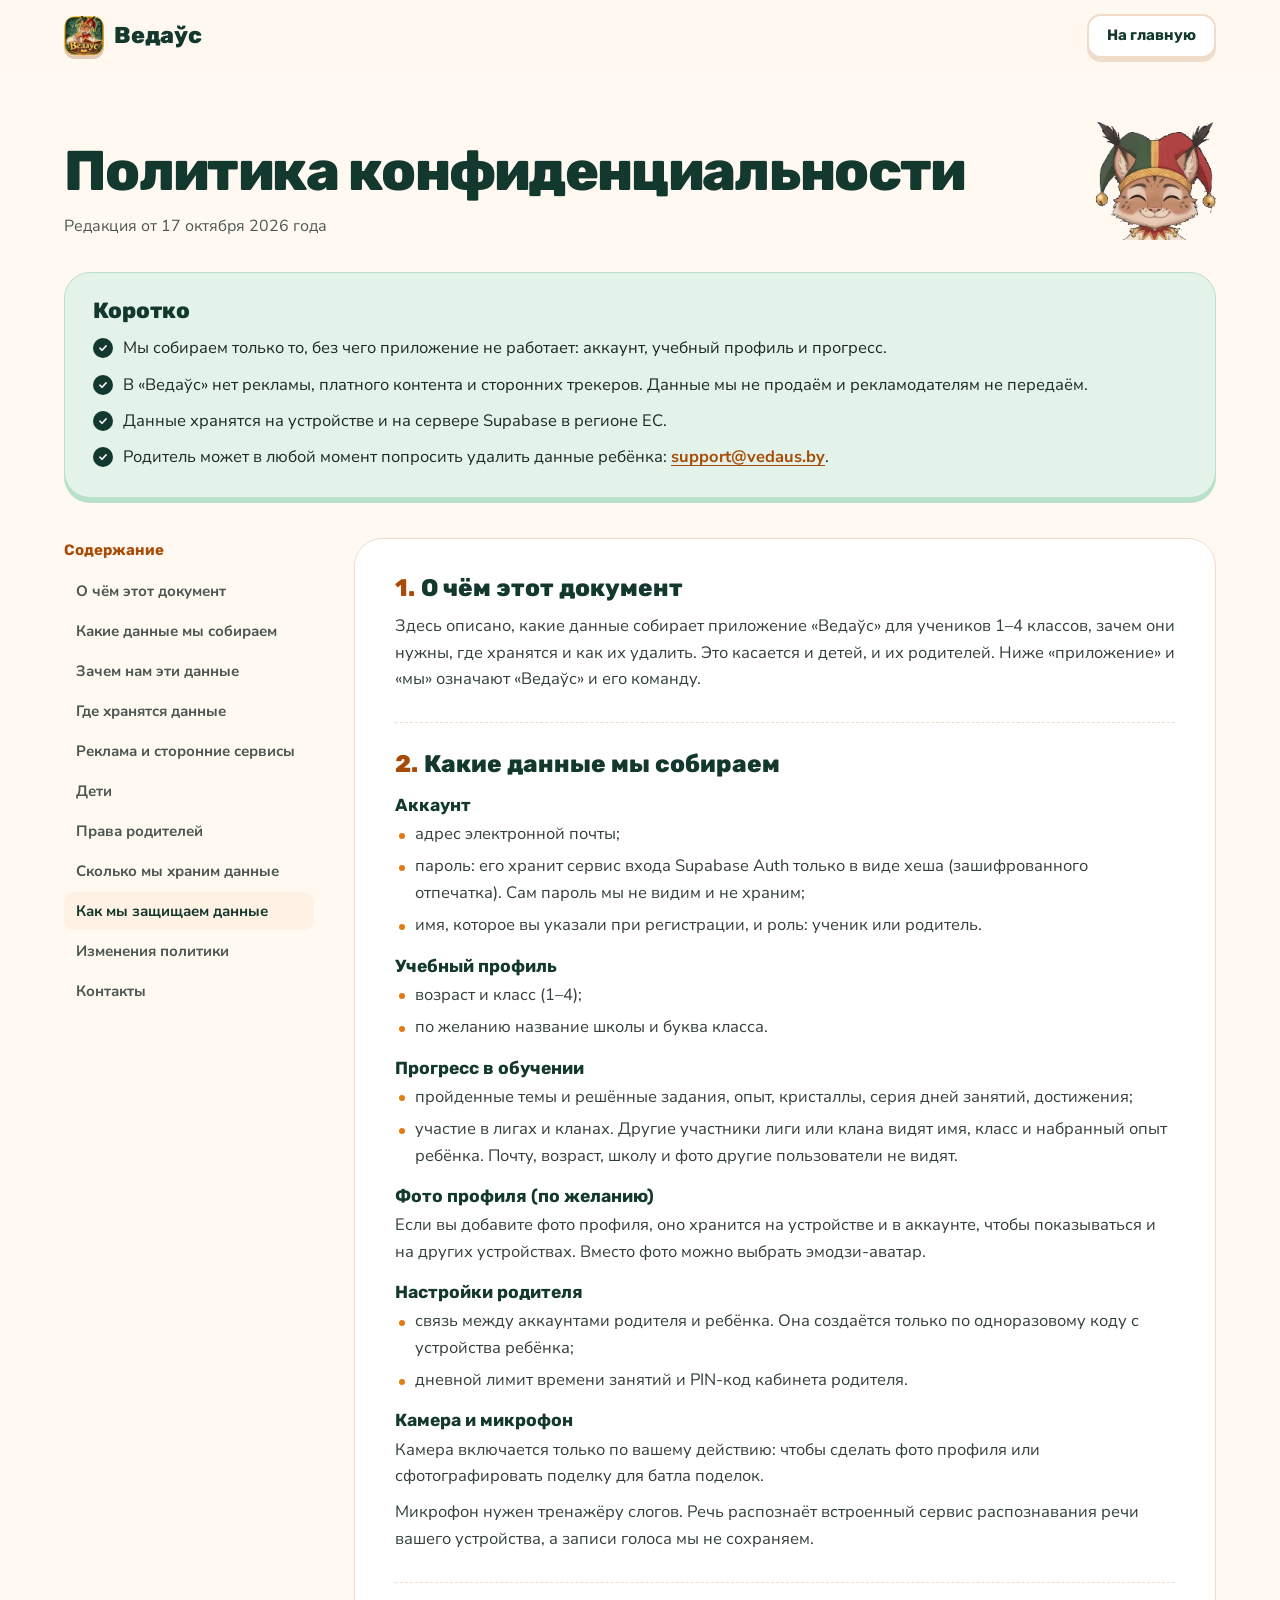
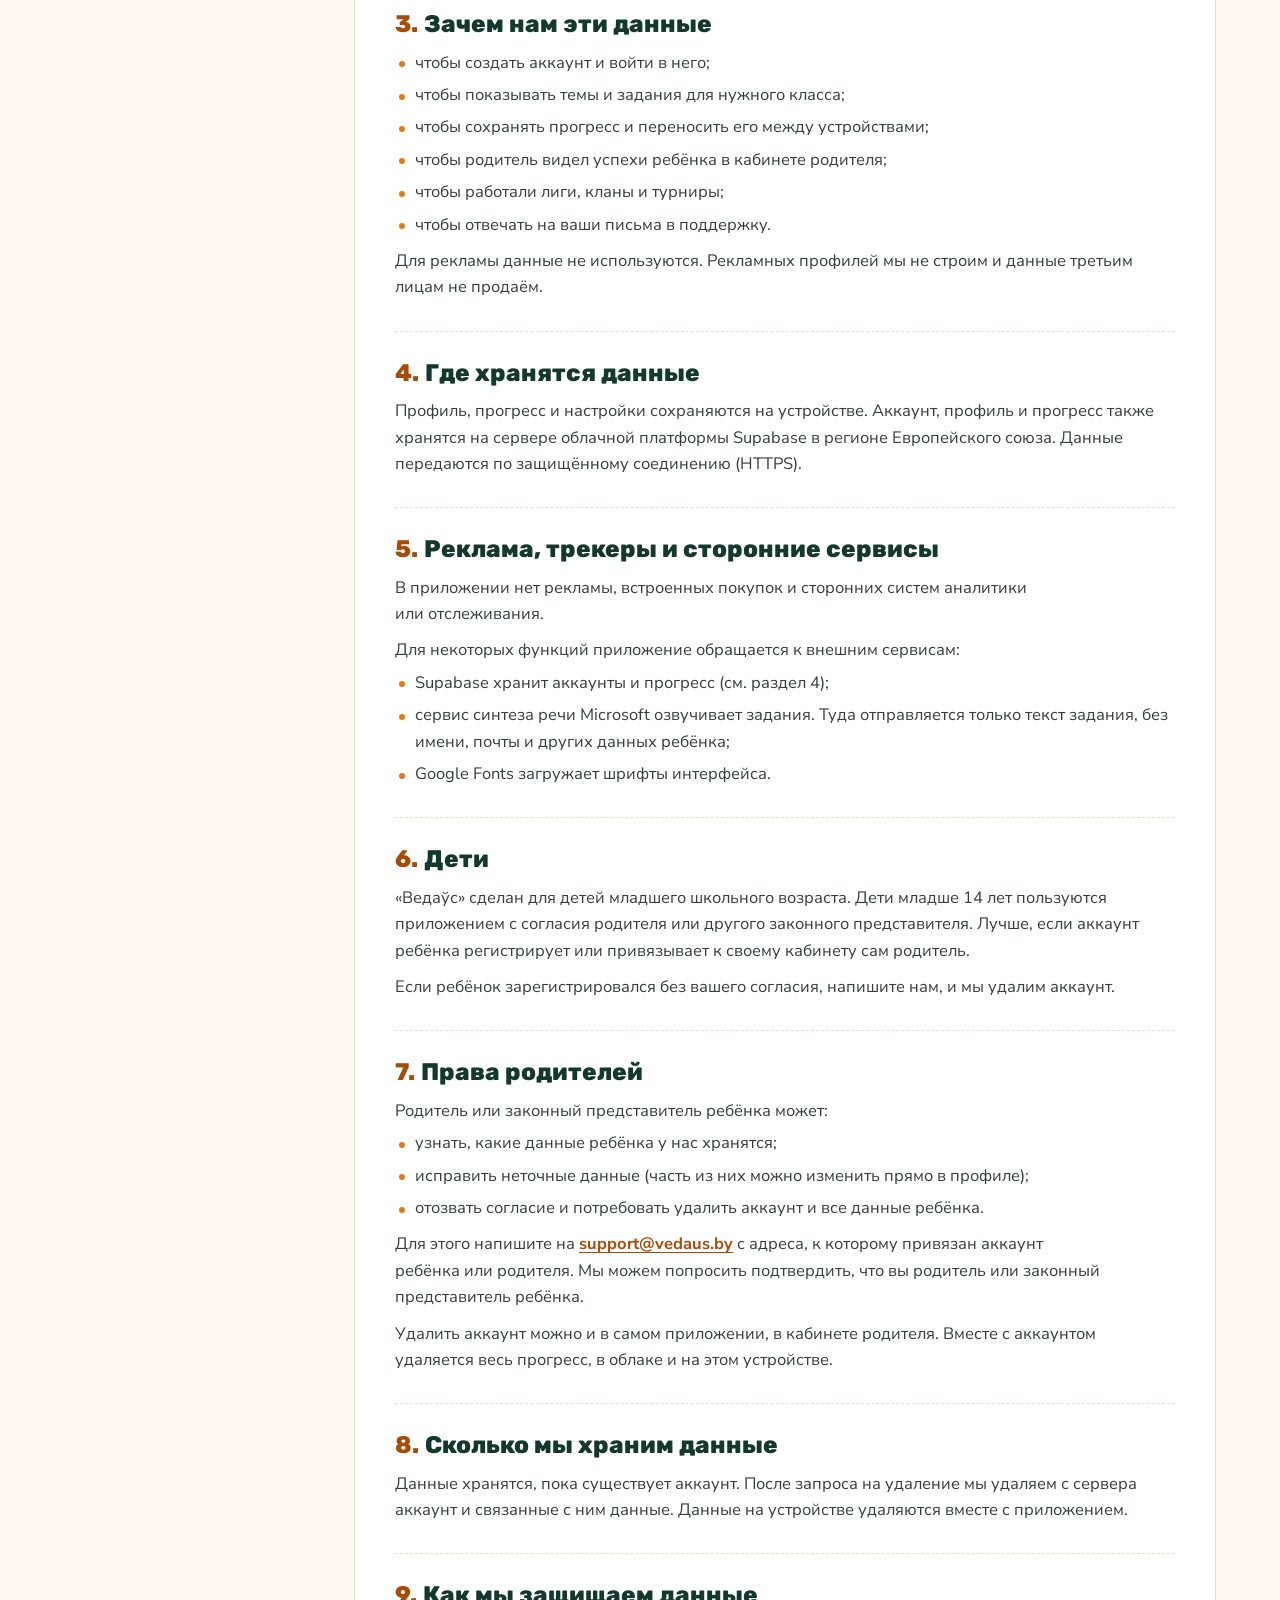
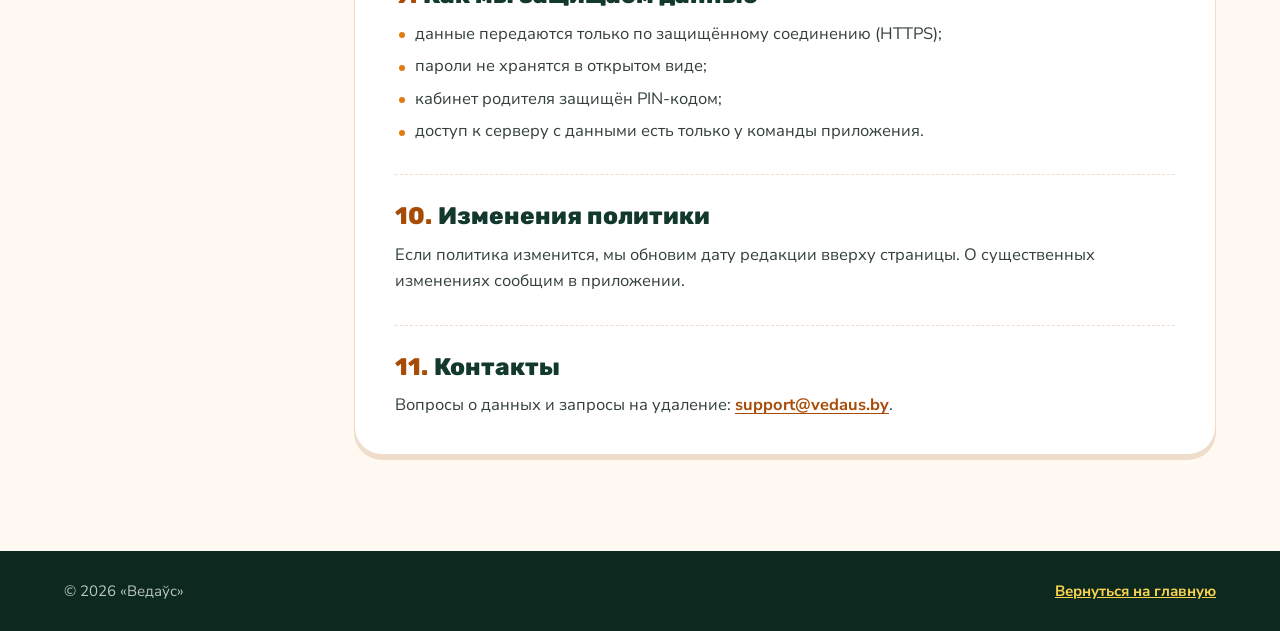
<file: privacy.html>
<!DOCTYPE html>
<html lang="ru">
<head>
  <meta charset="UTF-8">
  <meta name="viewport" content="width=device-width, initial-scale=1">
  <title>Политика конфиденциальности: Ведаўс</title>
  <meta name="description" content="Какие данные собирает приложение «Ведаўс» для учеников 1–4 классов, зачем, где они хранятся и как родитель может их удалить.">
  <meta name="theme-color" content="#FFF9F2">
  <link rel="icon" type="image/png" sizes="32x32" href="site/img/app-icon-32.png">
  <link rel="apple-touch-icon" href="site/img/app-icon-192.png">

  <link rel="preconnect" href="https://fonts.googleapis.com">
  <link rel="preconnect" href="https://fonts.gstatic.com" crossorigin>
  <link href="https://fonts.googleapis.com/css2?family=Nunito+Sans:opsz,wght@6..12,400..800&family=Rubik:wght@500..800&display=swap" rel="stylesheet">
  <link rel="stylesheet" href="site/main.css">

  <!--
    DRAFT — ЧЕРНОВИК. Текст политики подготовлен как рабочий проект и должен быть
    проверен юристом до публикации (соответствие Закону Республики Беларусь
    «О защите персональных данных», возраст согласия, сведения об операторе:
    наименование/ФИО, УНП, адрес, сроки ответа на запросы, трансграничная передача в ЕС).
  -->

  <style>
    .nav .btn.keep { display: inline-flex; }
    .legal { padding: 48px 0 96px; }
    .legal__head { display: flex; align-items: flex-end; justify-content: space-between; gap: 24px; margin-bottom: 32px; }
    .legal__head > div { min-width: 0; }
    .legal__head h1 { font-size: clamp(34px, 5vw, 56px); font-weight: 800; letter-spacing: -.03em; }
    .legal__updated { margin-top: 12px; color: var(--ink-2); font-size: 16px; }
    .legal__head img { width: 120px; height: auto; flex-shrink: 0; }

    .summary {
      position: relative;
      padding: 26px 28px;
      border-radius: 26px;
      background: var(--mint);
      border: 1.5px solid #B9E0C9;
      box-shadow: 0 5px 0 #B9E0C9;
      margin-bottom: 40px;
    }
    .summary h2 { font-size: 22px; font-weight: 800; margin-bottom: 12px; }
    .summary ul { display: grid; gap: 10px; }
    .summary li { position: relative; padding-left: 30px; font-size: 16.5px; color: var(--ink); }
    .summary li::before {
      content: "";
      position: absolute;
      left: 0; top: 3px;
      width: 20px; height: 20px;
      border-radius: 50%;
      background: var(--forest) url("data:image/svg+xml,%3Csvg xmlns='http://www.w3.org/2000/svg' viewBox='0 0 24 24' fill='none' stroke='white' stroke-width='3.5' stroke-linecap='round' stroke-linejoin='round'%3E%3Cpath d='m6 12.5 4 4L18 8'/%3E%3C/svg%3E") center / 12px no-repeat;
    }

    .legal__grid { display: grid; grid-template-columns: 250px minmax(0, 1fr); gap: 40px; align-items: start; }
    .toc { position: sticky; top: calc(var(--header-h) + 20px); }
    .toc p { font-family: var(--font-h); font-weight: 700; font-size: 15px; color: var(--orange-ink); margin-bottom: 10px; }
    .toc ol { display: grid; gap: 2px; counter-reset: toc; }
    .toc a {
      display: block;
      padding: 7px 12px;
      border-radius: 10px;
      font-weight: 700;
      font-size: 15px;
      color: var(--ink-2);
      text-decoration: none;
      transition: background-color .2s, color .2s;
    }
    .toc a:hover, .toc a.is-current { background: var(--cream-2); color: var(--forest); }

    .doc {
      padding: 36px 40px;
      border-radius: 28px;
      background: var(--paper);
      border: 1.5px solid var(--line);
      box-shadow: 0 5px 0 var(--line);
    }
    .doc section + section { margin-top: 30px; padding-top: 28px; border-top: 1.5px dashed var(--line); }
    .doc h2 { font-size: 24px; font-weight: 800; margin-bottom: 12px; scroll-margin-top: calc(var(--header-h) + 20px); }
    .doc h2 span { color: var(--orange-ink); margin-right: 6px; }
    .doc h3 { font-size: 17.5px; font-weight: 700; margin: 18px 0 6px; }
    .doc p, .doc li { font-size: 16.5px; color: #33403A; }
    .doc p + p, .doc ul + p { margin-top: 10px; }
    .doc ul { margin-top: 6px; display: grid; gap: 6px; }
    .doc ul li { position: relative; padding-left: 20px; }
    .doc ul li::before { content: ""; position: absolute; left: 4px; top: .7em; width: 6px; height: 6px; border-radius: 50%; background: var(--orange); }
    .doc a, .summary a { color: var(--orange-ink); font-weight: 700; text-underline-offset: 3px; }

    .legal-footer { background: var(--forest-3); color: #B9C6BF; padding: 28px 0; font-size: 15px; }
    .legal-footer .container { display: flex; flex-wrap: wrap; align-items: center; justify-content: space-between; gap: 12px; }
    .legal-footer a { color: #FCD34D; font-weight: 700; }

    @media (max-width: 960px) {
      .legal__grid { grid-template-columns: 1fr; }
      .toc { display: none; }
    }
    @media (max-width: 640px) {
      .legal { padding: 32px 0 64px; }
      .legal__head img { display: none; }
      .legal__head h1 { font-size: 30px; }
      .summary { padding: 20px 18px; }
      .doc { padding: 24px 18px; border-radius: 22px; }
      .doc h2 { font-size: 21px; }
      .site-header .btn--ghost { padding: 8px 14px; }
    }
  </style>
</head>
<body>
  <a class="skip-link" href="#main">Перейти к содержанию</a>

  <header class="site-header" id="siteHeader">
    <div class="container nav">
      <a class="brand" href="index.html">
        <img src="site/img/app-icon-96.webp" alt="" width="40" height="40">
        <span>Ведаўс</span>
      </a>
      <a class="btn btn--ghost btn--sm keep" href="index.html">На главную</a>
    </div>
  </header>

  <main class="legal" id="main">
    <div class="container">
      <div class="legal__head">
        <div>
          <h1>Политика конфиденциальности</h1>
          <p class="legal__updated">Редакция от 17 октября 2026 года</p>
        </div>
        <img src="site/img/lynx-greet.webp" alt="" width="320" height="320">
      </div>

      <div class="summary">
        <h2>Коротко</h2>
        <ul>
          <li>Мы собираем только то, без чего приложение не работает: аккаунт, учебный профиль и прогресс.</li>
          <li>В «Ведаўс» нет рекламы, платного контента и сторонних трекеров. Данные мы не продаём и рекламодателям не передаём.</li>
          <li>Данные хранятся на устройстве и на сервере Supabase в регионе ЕС.</li>
          <li>Родитель может в любой момент попросить удалить данные ребёнка: <a href="mailto:support@vedaus.by">support@vedaus.by</a>.</li>
        </ul>
      </div>

      <div class="legal__grid">
        <nav class="toc" aria-label="Содержание">
          <p>Содержание</p>
          <ol>
            <li><a href="#about">О чём этот документ</a></li>
            <li><a href="#data">Какие данные мы собираем</a></li>
            <li><a href="#purpose">Зачем нам эти данные</a></li>
            <li><a href="#storage">Где хранятся данные</a></li>
            <li><a href="#third-parties">Реклама и сторонние сервисы</a></li>
            <li><a href="#children">Дети</a></li>
            <li><a href="#rights">Права родителей</a></li>
            <li><a href="#retention">Сколько мы храним данные</a></li>
            <li><a href="#security">Как мы защищаем данные</a></li>
            <li><a href="#changes">Изменения политики</a></li>
            <li><a href="#contacts">Контакты</a></li>
          </ol>
        </nav>

        <article class="doc">
          <section>
            <h2 id="about"><span>1.</span>О чём этот документ</h2>
            <p>Здесь описано, какие данные собирает приложение «Ведаўс» для учеников 1–4 классов, зачем они нужны, где хранятся и как их удалить. Это касается и детей, и их родителей. Ниже «приложение» и «мы» означают «Ведаўс» и его команду.</p>
          </section>

          <section>
            <h2 id="data"><span>2.</span>Какие данные мы собираем</h2>
            <h3>Аккаунт</h3>
            <ul>
              <li>адрес электронной почты;</li>
              <li>пароль: его хранит сервис входа Supabase Auth только в виде хеша (зашифрованного отпечатка). Сам пароль мы не видим и не храним;</li>
              <li>имя, которое вы указали при регистрации, и роль: ученик или родитель.</li>
            </ul>
            <h3>Учебный профиль</h3>
            <ul>
              <li>возраст и класс (1–4);</li>
              <li>по желанию название школы и буква класса.</li>
            </ul>
            <h3>Прогресс в обучении</h3>
            <ul>
              <li>пройденные темы и решённые задания, опыт, кристаллы, серия дней занятий, достижения;</li>
              <li>участие в лигах и кланах. Другие участники лиги или клана видят имя, класс и набранный опыт ребёнка. Почту, возраст, школу и фото другие пользователи не видят.</li>
            </ul>
            <h3>Фото профиля (по желанию)</h3>
            <p>Если вы добавите фото профиля, оно хранится на устройстве и в аккаунте, чтобы показываться и на других устройствах. Вместо фото можно выбрать эмодзи-аватар.</p>
            <h3>Настройки родителя</h3>
            <ul>
              <li>связь между аккаунтами родителя и ребёнка. Она создаётся только по одноразовому коду с устройства ребёнка;</li>
              <li>дневной лимит времени занятий и PIN-код кабинета родителя.</li>
            </ul>
            <h3>Камера и микрофон</h3>
            <p>Камера включается только по вашему действию: чтобы сделать фото профиля или сфотографировать поделку для батла поделок.</p>
            <p>Микрофон нужен тренажёру слогов. Речь распознаёт встроенный сервис распознавания речи вашего устройства, а записи голоса мы не сохраняем.</p>
          </section>

          <section>
            <h2 id="purpose"><span>3.</span>Зачем нам эти данные</h2>
            <ul>
              <li>чтобы создать аккаунт и войти в него;</li>
              <li>чтобы показывать темы и задания для нужного класса;</li>
              <li>чтобы сохранять прогресс и переносить его между устройствами;</li>
              <li>чтобы родитель видел успехи ребёнка в кабинете родителя;</li>
              <li>чтобы работали лиги, кланы и турниры;</li>
              <li>чтобы отвечать на ваши письма в поддержку.</li>
            </ul>
            <p>Для рекламы данные не используются. Рекламных профилей мы не строим и данные третьим лицам не продаём.</p>
          </section>

          <section>
            <h2 id="storage"><span>4.</span>Где хранятся данные</h2>
            <p>Профиль, прогресс и настройки сохраняются на устройстве. Аккаунт, профиль и прогресс также хранятся на сервере облачной платформы Supabase в регионе Европейского союза. Данные передаются по защищённому соединению (HTTPS).</p>
          </section>

          <section>
            <h2 id="third-parties"><span>5.</span>Реклама, трекеры и сторонние сервисы</h2>
            <p>В приложении нет рекламы, встроенных покупок и сторонних систем аналитики или отслеживания.</p>
            <p>Для некоторых функций приложение обращается к внешним сервисам:</p>
            <ul>
              <li>Supabase хранит аккаунты и прогресс (см. раздел 4);</li>
              <li>сервис синтеза речи Microsoft озвучивает задания. Туда отправляется только текст задания, без имени, почты и других данных ребёнка;</li>
              <li>Google Fonts загружает шрифты интерфейса.</li>
            </ul>
          </section>

          <section>
            <h2 id="children"><span>6.</span>Дети</h2>
            <p>«Ведаўс» сделан для детей младшего школьного возраста. Дети младше 14 лет пользуются приложением с согласия родителя или другого законного представителя. Лучше, если аккаунт ребёнка регистрирует или привязывает к своему кабинету сам родитель.</p>
            <p>Если ребёнок зарегистрировался без вашего согласия, напишите нам, и мы удалим аккаунт.</p>
          </section>

          <section>
            <h2 id="rights"><span>7.</span>Права родителей</h2>
            <p>Родитель или законный представитель ребёнка может:</p>
            <ul>
              <li>узнать, какие данные ребёнка у нас хранятся;</li>
              <li>исправить неточные данные (часть из них можно изменить прямо в профиле);</li>
              <li>отозвать согласие и потребовать удалить аккаунт и все данные ребёнка.</li>
            </ul>
            <p>Для этого напишите на <a href="mailto:support@vedaus.by">support@vedaus.by</a> с адреса, к которому привязан аккаунт ребёнка или родителя. Мы можем попросить подтвердить, что вы родитель или законный представитель ребёнка.</p>
            <p>Удалить аккаунт можно и в самом приложении, в кабинете родителя. Вместе с аккаунтом удаляется весь прогресс, в облаке и на этом устройстве.</p>
          </section>

          <section>
            <h2 id="retention"><span>8.</span>Сколько мы храним данные</h2>
            <p>Данные хранятся, пока существует аккаунт. После запроса на удаление мы удаляем с сервера аккаунт и связанные с ним данные. Данные на устройстве удаляются вместе с приложением.</p>
          </section>

          <section>
            <h2 id="security"><span>9.</span>Как мы защищаем данные</h2>
            <ul>
              <li>данные передаются только по защищённому соединению (HTTPS);</li>
              <li>пароли не хранятся в открытом виде;</li>
              <li>кабинет родителя защищён PIN-кодом;</li>
              <li>доступ к серверу с данными есть только у команды приложения.</li>
            </ul>
          </section>

          <section>
            <h2 id="changes"><span>10.</span>Изменения политики</h2>
            <p>Если политика изменится, мы обновим дату редакции вверху страницы. О существенных изменениях сообщим в приложении.</p>
          </section>

          <section>
            <h2 id="contacts"><span>11.</span>Контакты</h2>
            <p>Вопросы о данных и запросы на удаление: <a href="mailto:support@vedaus.by">support@vedaus.by</a>.</p>
          </section>
        </article>
      </div>
    </div>
  </main>

  <footer class="legal-footer">
    <div class="container">
      <span>© 2026 «Ведаўс»</span>
      <a href="index.html">Вернуться на главную</a>
    </div>
  </footer>

  <script>
    (() => {
      const header = document.getElementById('siteHeader');
      const onScroll = () => header.classList.toggle('is-scrolled', window.scrollY > 8);
      window.addEventListener('scroll', onScroll, { passive: true });
      onScroll();

      // Highlight the current section in the table of contents.
      const links = Array.from(document.querySelectorAll('.toc a'));
      if (!('IntersectionObserver' in window) || !links.length) return;
      const byId = new Map(links.map((a) => [a.getAttribute('href').slice(1), a]));
      const io = new IntersectionObserver((entries) => {
        entries.forEach((entry) => {
          if (!entry.isIntersecting) return;
          links.forEach((a) => a.classList.remove('is-current'));
          const link = byId.get(entry.target.id);
          if (link) link.classList.add('is-current');
        });
      }, { rootMargin: '-20% 0px -70% 0px' });
      document.querySelectorAll('.doc h2[id]').forEach((h) => io.observe(h));
    })();
  </script>
</body>
</html>
</file>
<file: site/main.css>
/* Ведаўс: landing page styles */

:root {
  --cream: #FFF9F2;
  --cream-2: #FFF1E3;
  --cream-3: #FFE7CF;
  --paper: #FFFFFF;
  --ink: #1D2A24;
  --ink-2: #4D5751;
  --line: #EFDCCB;
  --line-2: #F3E3D6;

  --orange: #E27B12;
  --amber: #F6B23C;
  --amber-soft: #FFE2B4;
  --orange-ink: #A84B07;
  --btn: #C25508;
  --btn-edge: #8A3A05;

  --forest: #13382D;
  --forest-2: #1A4D3E;
  --forest-3: #0D281E;
  --mint: #E3F3EA;
  --on-forest: #F5EFE6;
  --on-forest-2: #C9D8CF;

  --ok: #1E9E57;
  --ok-ink: #136B3A;
  --ok-bg: #E8F8EF;
  --ok-edge: #A5DDBD;
  --bad: #D23C3C;
  --bad-ink: #B42323;
  --bad-bg: #FDEDED;
  --bad-edge: #F2BBBB;

  --space: #0B1126;
  --screen-light: #FFF9F6;

  --font-h: 'Rubik', system-ui, -apple-system, 'Segoe UI', sans-serif;
  --font-b: 'Nunito Sans', system-ui, -apple-system, 'Segoe UI', sans-serif;

  --gutter: 24px;
  --radius: 28px;
  --header-h: 72px;
  --shadow-card: 0 2px 0 var(--line-2), 0 18px 40px -22px rgba(110, 56, 12, .28);
  --ease-out: cubic-bezier(.2, .75, .25, 1);
  --ease-spring: cubic-bezier(.34, 1.56, .64, 1);
}

*, *::before, *::after { box-sizing: border-box; }
* { margin: 0; padding: 0; }

html {
  scroll-behavior: smooth;
  scroll-padding-top: calc(var(--header-h) + 12px);
  -webkit-text-size-adjust: 100%;
}

body {
  font-family: var(--font-b);
  font-size: 17px;
  line-height: 1.6;
  color: var(--ink);
  background: var(--cream);
  -webkit-font-smoothing: antialiased;
  text-rendering: optimizeLegibility;
}

img { display: block; max-width: 100%; height: auto; }
a { color: inherit; }
button { font: inherit; color: inherit; background: none; border: 0; cursor: pointer; }
ul, ol { list-style: none; }
h1, h2, h3 { font-family: var(--font-h); line-height: 1.1; color: var(--forest); text-wrap: balance; }
p { text-wrap: pretty; }

:focus-visible {
  outline: 3px solid var(--forest);
  outline-offset: 3px;
  border-radius: 8px;
}

.container {
  width: 100%;
  max-width: 1200px;
  margin-inline: auto;
  padding-inline: var(--gutter);
}

.visually-hidden {
  position: absolute !important;
  width: 1px; height: 1px;
  overflow: hidden;
  clip: rect(0 0 0 0);
  clip-path: inset(50%);
  white-space: nowrap;
}

.skip-link {
  position: absolute;
  left: 16px;
  top: -60px;
  z-index: 200;
  background: var(--forest);
  color: #fff;
  font-weight: 800;
  padding: 10px 16px;
  border-radius: 12px;
  text-decoration: none;
  transition: top .2s;
}
.skip-link:focus { top: 12px; }

/* ---------- Buttons ---------- */

.btn {
  --edge: 6px;
  display: inline-flex;
  align-items: center;
  justify-content: center;
  gap: 10px;
  min-height: 56px;
  padding: 14px 26px;
  border-radius: 18px;
  font-family: var(--font-h);
  font-weight: 700;
  font-size: 17px;
  line-height: 1.15;
  text-decoration: none;
  white-space: nowrap;
  transition: transform .14s var(--ease-out), box-shadow .14s var(--ease-out), background-color .2s;
  -webkit-tap-highlight-color: transparent;
  user-select: none;
}
.btn svg { flex-shrink: 0; }

.btn--primary {
  background: var(--btn);
  color: #fff;
  box-shadow:
    inset 0 2px 0 rgba(255, 255, 255, .22),
    0 var(--edge) 0 var(--btn-edge),
    0 calc(var(--edge) + 10px) 26px -10px rgba(194, 85, 8, .6);
}
.btn--primary:hover {
  transform: translateY(-2px);
  box-shadow:
    inset 0 2px 0 rgba(255, 255, 255, .22),
    0 calc(var(--edge) + 2px) 0 var(--btn-edge),
    0 calc(var(--edge) + 16px) 30px -10px rgba(194, 85, 8, .65);
}
.btn--primary:active {
  transform: translateY(calc(var(--edge) - 1px));
  box-shadow: inset 0 2px 0 rgba(255, 255, 255, .18), 0 1px 0 var(--btn-edge), 0 4px 10px -4px rgba(194, 85, 8, .5);
}

.btn--ghost {
  background: var(--paper);
  color: var(--forest);
  border: 2px solid var(--line);
  box-shadow: 0 var(--edge) 0 var(--line);
}
.btn--ghost:hover { transform: translateY(-2px); box-shadow: 0 calc(var(--edge) + 2px) 0 var(--line); border-color: #E6CDB6; }
.btn--ghost:active { transform: translateY(calc(var(--edge) - 1px)); box-shadow: 0 1px 0 var(--line); }

.btn--green {
  background: #15803D;
  color: #fff;
  box-shadow: inset 0 2px 0 rgba(255,255,255,.2), 0 var(--edge) 0 #0E5A2A;
}
.btn--green:hover { transform: translateY(-2px); box-shadow: inset 0 2px 0 rgba(255,255,255,.2), 0 calc(var(--edge) + 2px) 0 #0E5A2A; }
.btn--green:active { transform: translateY(calc(var(--edge) - 1px)); box-shadow: 0 1px 0 #0E5A2A; }

.btn--sm { --edge: 4px; min-height: 44px; padding: 10px 18px; font-size: 15px; border-radius: 14px; }

.btn__sub {
  font-family: var(--font-b);
  font-weight: 700;
  font-size: 13.5px;
  padding: 3px 8px;
  border-radius: 8px;
  background: rgba(0, 0, 0, .18);
}

/* ---------- Header ---------- */

.site-header {
  position: sticky;
  top: 0;
  z-index: 100;
  height: var(--header-h);
  background: rgba(255, 249, 242, .86);
  -webkit-backdrop-filter: saturate(1.4) blur(14px);
  backdrop-filter: saturate(1.4) blur(14px);
  border-bottom: 1px solid transparent;
  transition: border-color .25s, box-shadow .25s;
}
.site-header.is-scrolled {
  border-bottom-color: var(--line);
  box-shadow: 0 8px 24px -18px rgba(90, 45, 10, .35);
}
.nav {
  height: 100%;
  display: flex;
  align-items: center;
  gap: 20px;
}
.brand {
  display: inline-flex;
  align-items: center;
  gap: 10px;
  text-decoration: none;
  font-family: var(--font-h);
  font-weight: 800;
  font-size: 23px;
  letter-spacing: -.01em;
  color: var(--forest);
  margin-right: auto;
}
.brand img {
  width: 40px; height: 40px;
  border-radius: 11px;
  box-shadow: 0 3px 0 rgba(138, 58, 5, .25);
}
.nav__links {
  display: flex;
  gap: 4px;
}
.nav__links a {
  display: inline-block;
  padding: 8px 12px;
  border-radius: 10px;
  font-weight: 700;
  font-size: 15.5px;
  color: var(--ink-2);
  text-decoration: none;
  transition: color .2s, background-color .2s;
}
.nav__links a:hover { color: var(--forest); background: var(--cream-2); }

.burger {
  display: none;
  width: 46px; height: 46px;
  border-radius: 14px;
  border: 2px solid var(--line);
  background: var(--paper);
  align-items: center;
  justify-content: center;
  flex-direction: column;
  gap: 5px;
}
.burger span {
  display: block;
  width: 20px; height: 2.5px;
  border-radius: 2px;
  background: var(--forest);
  transition: transform .25s, opacity .2s;
}
.burger[aria-expanded="true"] span:nth-child(1) { transform: translateY(7.5px) rotate(45deg); }
.burger[aria-expanded="true"] span:nth-child(2) { opacity: 0; }
.burger[aria-expanded="true"] span:nth-child(3) { transform: translateY(-7.5px) rotate(-45deg); }

.drawer {
  position: fixed;
  top: var(--header-h);
  left: 0; right: 0;
  z-index: 99;
  background: var(--cream);
  border-bottom: 1px solid var(--line);
  box-shadow: 0 24px 40px -24px rgba(90, 45, 10, .4);
  padding: 12px var(--gutter) 22px;
}
.drawer[hidden] { display: none; }
.drawer a:not(.btn) {
  display: block;
  padding: 13px 4px;
  font-family: var(--font-h);
  font-weight: 700;
  font-size: 20px;
  color: var(--forest);
  text-decoration: none;
  border-bottom: 1px dashed var(--line);
}
.drawer .btn { margin-top: 18px; width: 100%; }

/* ---------- Phone frame (CSS only) ---------- */

.phone {
  --pw: 280px;
  --bezel: calc(var(--pw) * .034);
  position: relative;
  width: var(--pw);
  padding: var(--bezel);
  border-radius: calc(var(--pw) * .165);
  background: linear-gradient(145deg, #2B2D33 0%, #121317 45%, #1C1D22 100%);
  box-shadow:
    inset 0 0 0 1.5px #3A3D45,
    inset 0 0 0 4px #0B0C0F,
    0 1px 0 1px rgba(255, 255, 255, .06),
    0 40px 70px -28px rgba(70, 32, 6, .55),
    0 18px 30px -18px rgba(0, 0, 0, .35);
  flex-shrink: 0;
}
/* side buttons */
.phone::before,
.phone::after {
  content: "";
  position: absolute;
  width: 3px;
  border-radius: 2px;
  background: #24262C;
}
.phone::before { left: -3px; top: 22%; height: 9%; box-shadow: 0 calc(var(--pw) * .24) 0 #24262C; }
.phone::after { right: -3px; top: 28%; height: 13%; }

.phone__screen {
  --scr-bg: var(--screen-light);
  --scr-ink: #2A1A10;
  position: relative;
  overflow: hidden;
  border-radius: calc(var(--pw) * .13);
  background: var(--scr-bg);
  transition: background-color .6s ease;
  isolation: isolate;
}
.phone__bar {
  position: relative;
  height: calc(var(--pw) * .088);
  display: flex;
  align-items: center;
  justify-content: space-between;
  padding: 0 calc(var(--pw) * .075) 0 calc(var(--pw) * .085);
  color: var(--scr-ink);
  font-family: var(--font-h);
  font-weight: 600;
  font-size: calc(var(--pw) * .042);
  transition: color .6s ease;
}
.phone__island {
  position: absolute;
  left: 50%;
  top: 50%;
  width: 30%;
  height: 58%;
  transform: translate(-50%, -42%);
  border-radius: 999px;
  background: #050506;
}
.phone__icons { display: inline-flex; align-items: center; gap: calc(var(--pw) * .012); }
.phone__icons i {
  display: block;
  width: calc(var(--pw) * .012);
  border-radius: 1px;
  background: currentColor;
}
.phone__icons i:nth-child(1) { height: calc(var(--pw) * .016); }
.phone__icons i:nth-child(2) { height: calc(var(--pw) * .024); }
.phone__icons i:nth-child(3) { height: calc(var(--pw) * .032); }
.phone__icons b {
  display: block;
  margin-left: calc(var(--pw) * .012);
  width: calc(var(--pw) * .068);
  height: calc(var(--pw) * .032);
  border-radius: calc(var(--pw) * .01);
  border: 1.5px solid currentColor;
  position: relative;
}
.phone__icons b::after {
  content: "";
  position: absolute;
  inset: 1.5px 30% 1.5px 1.5px;
  border-radius: 1px;
  background: currentColor;
}
.phone__view {
  position: relative;
  aspect-ratio: 585 / 1266;
}
.phone__view > img {
  position: absolute;
  inset: 0;
  width: 100%;
  height: 100%;
  object-fit: cover;
}
.phone__glare {
  position: absolute;
  inset: 0;
  z-index: 2;
  pointer-events: none;
  border-radius: inherit;
  background: linear-gradient(115deg, rgba(255,255,255,.16) 0%, rgba(255,255,255,0) 32%);
  mix-blend-mode: soft-light;
}

/* stacked screens that cross-fade */
.scr {
  opacity: 0;
  transform: scale(1.035);
  transition: opacity .55s ease, transform .7s var(--ease-out);
}
.scr.is-on { opacity: 1; transform: none; }

/* ---------- Hero ---------- */

.hero {
  position: relative;
  overflow: clip;
  padding: 40px 0 56px;
}
.hero::before {
  content: "";
  position: absolute;
  inset: -20% -10% auto auto;
  width: 900px;
  height: 900px;
  border-radius: 50%;
  background: radial-gradient(closest-side, rgba(246, 178, 60, .32), rgba(246, 178, 60, 0) 70%);
  pointer-events: none;
}
.hero__grid {
  position: relative;
  display: grid;
  grid-template-columns: minmax(0, 1.05fr) minmax(0, .95fr);
  gap: 32px;
  align-items: center;
  min-height: min(720px, calc(100svh - var(--header-h) - 40px));
}
.eyebrow {
  display: inline-flex;
  align-items: center;
  gap: 10px;
  padding: 7px 14px 7px 8px;
  border-radius: 999px;
  background: var(--paper);
  border: 1.5px solid var(--line);
  font-weight: 800;
  font-size: 14.5px;
  color: var(--forest);
}
.eyebrow img { width: 26px; height: 26px; border-radius: 50%; }

.hero h1 {
  margin-top: 0;
  font-size: clamp(44px, 6.4vw, 86px);
  font-weight: 800;
  line-height: .98;
  letter-spacing: -.035em;
}

.hero__lead {
  margin: 24px 0 32px;
  max-width: 33em;
  font-size: clamp(18px, 1.5vw, 20px);
  color: var(--ink-2);
}
.hero__actions {
  display: inline-grid;
  grid-template-columns: minmax(0, max-content);
  gap: 16px;
}
.hero__actions .btn { justify-content: flex-start; }
.hero__actions .btn__sub { margin-left: auto; }
.hero__meta {
  margin-top: 26px;
  display: flex;
  flex-wrap: wrap;
  gap: 8px 20px;
  font-size: 15px;
  color: var(--ink-2);
}
.hero__meta > span { display: inline-flex; align-items: center; gap: 7px; }
.hero__meta svg { color: var(--ok); }

.stage {
  --mx: 0;
  --my: 0;
  position: relative;
  height: 660px;
  perspective: 1400px;
}
.stage__ring {
  position: absolute;
  left: 50%;
  top: 50%;
  width: 640px;
  height: 640px;
  margin: -320px 0 0 -320px;
  border-radius: 50%;
  border: 2px dashed rgba(19, 56, 45, .18);
  translate: calc(var(--mx) * -18px) calc(var(--my) * -18px);
}
.js .stage__ring { animation: spin 90s linear infinite; }
@keyframes spin { to { rotate: 360deg; } }

.mascot {
  position: absolute;
  left: 50%;
  top: 50%;
  z-index: 2;
  height: 100%;
  aspect-ratio: 853 / 1280;
  transform: translate(-50%, -50%);
  cursor: pointer;
  -webkit-tap-highlight-color: transparent;
}
/* Each layer floats with its own `transform` animation; pointer parallax
   uses the separate `translate` property and the hover/tap bounce uses
   `scale`, so the three never fight over the same property. */
/* Layers are cropped to their content and placed in % of the full
   853x1280 picture, which keeps the animated area small. */
.mascot img {
  position: absolute;
  height: auto;
  left: var(--l);
  top: var(--tp);
  width: var(--w);
  translate: calc(var(--mx) * var(--dx, 0px)) calc(var(--my) * var(--dy, 0px));
  animation: m-bob var(--t, 5s) ease-in-out var(--delay, 0s) infinite;
}
@keyframes m-bob {
  0%, 100% { transform: translateY(0) rotate(0); }
  50% { transform: translateY(var(--y, -8px)) rotate(var(--r, 0deg)); }
}
.mascot .m-halo { --dx: -12px; --dy: -12px; animation-name: m-halo; --t: 5.5s; --l: 7.27%; --tp: 13.91%; --w: 88.39%; transform-origin: 48.34% 49.84%; }
@keyframes m-halo {
  0%, 100% { transform: scale(1); opacity: .85; }
  50% { transform: scale(1.025); opacity: 1; }
}
.mascot .m-phone { --dx: 10px; --dy: 8px; --t: 6s; --y: -4px; --l: 28.02%; --tp: 19.53%; --w: 49.59%; transform-origin: 44.33% 48.09%; }
.mascot .m-char {
  --dx: 28px; --dy: 22px; --t: 4.8s; --y: -6px; --r: 1.2deg;
  transition: scale .35s var(--ease-spring);
  --l: 12.9%; --tp: 19.84%; --w: 73.62%; transform-origin: 50.4% 94.59%;
}
.stage:hover .m-char { scale: 1.03; }
.mascot.is-boing .m-char { animation: m-bob 4.8s ease-in-out infinite, m-boing .6s var(--ease-out); }
@keyframes m-boing {
  0% { scale: 1; }
  25% { scale: 1.07 .93; }
  50% { scale: .96 1.06; }
  75% { scale: 1.02 .99; }
  100% { scale: 1; }
}
.mascot .m-book-open { --dx: -36px; --dy: -30px; --t: 5.6s; --delay: .2s; --y: -14px; --r: 3deg; --l: 63.42%; --tp: 6.72%; --w: 33.41%; transform-origin: 13.7% 49.07%; }
.mascot .m-book-green { --dx: -28px; --dy: -24px; --t: 5s; --delay: .8s; --y: -12px; --r: -3.5deg; --l: 2.46%; --tp: 22.97%; --w: 25.32%; transform-origin: 49.51% 52.31%; }
.mascot .m-book-blue { --dx: 20px; --dy: 24px; --t: 4.6s; --delay: 1.2s; --y: -9px; --r: 2deg; --l: 1.99%; --tp: 69.22%; --w: 27.32%; transform-origin: 47.62% 57.74%; }
.mascot .m-books { --dx: 14px; --dy: 12px; --t: 6.2s; --delay: .5s; --y: -5px; --l: 67.41%; --tp: 77.27%; --w: 30.6%; transform-origin: 8.47% 66.7%; }
.mascot .m-a { --dx: -22px; --dy: -18px; --t: 4.2s; --delay: .3s; --y: -11px; --r: -4deg; --l: 19.81%; --tp: 10.39%; --w: 14.42%; transform-origin: 49.85% 48.51%; }
.mascot .m-b { --dx: 26px; --dy: -20px; --t: 5.2s; --delay: .9s; --y: -13px; --r: 3.5deg; --l: 81.95%; --tp: 33.52%; --w: 14.42%; transform-origin: 41.98% 50.5%; }
.mascot .m-c { --dx: -18px; --dy: 20px; --t: 4.7s; --delay: 1.6s; --y: -8px; --r: -2.5deg; --l: 4.57%; --tp: 60%; --w: 12.08%; transform-origin: 44.95% 46.13%; }
.mascot .m-1 { --dx: -26px; --dy: 10px; --t: 4s; --delay: .5s; --y: -10px; --r: 3deg; --l: 4.34%; --tp: 45%; --w: 10.67%; transform-origin: 43.7% 41.29%; }
.mascot .m-2 { --dx: 22px; --dy: 16px; --t: 4.5s; --delay: 1.1s; --y: -11px; --r: -3deg; --l: 84.06%; --tp: 53.44%; --w: 12.78%; transform-origin: 46.51% 51.97%; }
.mascot .m-3 { --dx: 18px; --dy: 26px; --t: 4.9s; --delay: .7s; --y: -8px; --r: 2deg; --l: 80.89%; --tp: 65.7%; --w: 11.72%; transform-origin: 52.11% 44.72%; }

.chip {
  position: absolute;
  z-index: 4;
  display: inline-flex;
  align-items: center;
  gap: 8px;
  padding: 10px 15px 10px 11px;
  border-radius: 18px;
  background: var(--paper);
  border: 1.5px solid var(--line-2);
  box-shadow: 0 4px 0 var(--line), 0 18px 30px -14px rgba(110, 56, 12, .35);
  font-family: var(--font-h);
  font-weight: 800;
  font-size: 17px;
  white-space: nowrap;
}
.chip__ico {
  display: grid;
  place-items: center;
  width: 30px; height: 30px;
  border-radius: 10px;
  font-size: 17px;
  line-height: 1;
}
.chip--xp { top: 44%; right: -3%; color: var(--orange-ink); translate: calc(var(--mx) * 34px) calc(var(--my) * 26px); }
.chip--xp .chip__ico { background: #FFF1D6; }
.chip--gem { top: 9%; left: 0; color: #1F4FA8; translate: calc(var(--mx) * 30px) calc(var(--my) * 30px); }
.chip--gem .chip__ico { background: #E6EEFF; }
.chip--ok {
  bottom: 1%;
  left: 0;
  right: 0;
  width: max-content;
  margin-inline: auto;
  color: var(--ok-ink);
  background: var(--ok-bg);
  border-color: var(--ok-edge);
  box-shadow: 0 4px 0 var(--ok-edge), 0 18px 30px -14px rgba(19, 107, 58, .35);
  translate: calc(var(--mx) * 40px) calc(var(--my) * 22px);
}
.chip--ok .chip__ico { background: var(--ok); color: #fff; border-radius: 50%; width: 26px; height: 26px; font-size: 14px; }

.js .chip { animation: pop .7s var(--ease-spring) both, bob 5s ease-in-out infinite; }
.js .chip--gem { animation-delay: .9s, 1.6s; }
.js .chip--xp { animation-delay: 1.15s, 2.4s; }
.js .chip--ok { animation-delay: 1.4s, 3.1s; }
@keyframes pop {
  from { opacity: 0; transform: scale(.4) translateY(16px); }
  to { opacity: 1; transform: none; }
}
@keyframes bob {
  0%, 100% { transform: translateY(0); }
  50% { transform: translateY(-7px); }
}

.sparkle {
  position: absolute;
  z-index: 1;
  width: 18px; height: 18px;
  color: var(--orange);
  opacity: .8;
}
.js .sparkle { animation: twinkle 3.2s ease-in-out infinite; }
.sparkle--1 { top: 30%; left: 4%; }
.sparkle--2 { top: 4%; right: 24%; width: 12px; height: 12px; animation-delay: 1s; color: var(--forest-2); }
.sparkle--3 { bottom: 4%; right: 30%; width: 14px; height: 14px; animation-delay: 2s; }
@keyframes twinkle {
  0%, 100% { transform: scale(1) rotate(0); opacity: .8; }
  50% { transform: scale(.55) rotate(45deg); opacity: .35; }
}

/* ---------- Facts band ---------- */

.facts {
  position: relative;
  z-index: 2;
  display: grid;
  grid-template-columns: repeat(4, minmax(0, 1fr));
  background: var(--paper);
  border: 1.5px solid var(--line);
  border-radius: 28px;
  box-shadow: 0 6px 0 var(--line), 0 30px 60px -36px rgba(110, 56, 12, .35);
}
.fact {
  padding: 26px 26px 24px;
  position: relative;
}
.fact + .fact::before {
  content: "";
  position: absolute;
  left: 0; top: 24px; bottom: 24px;
  border-left: 1.5px dashed var(--line);
}
.fact__num {
  display: inline-block;
  font-family: var(--font-h);
  font-weight: 800;
  font-size: clamp(34px, 3.6vw, 48px);
  line-height: 1;
  letter-spacing: -.02em;
  color: var(--forest);
  font-variant-numeric: tabular-nums;
}
.fact__num small { font-size: .5em; font-weight: 700; color: var(--orange-ink); margin-left: 4px; letter-spacing: 0; }
.fact__label { margin-top: 8px; font-size: 15.5px; color: var(--ink-2); line-height: 1.4; }

/* ---------- Section basics ---------- */

.section { padding: 112px 0; position: relative; }
.section-head { max-width: 720px; margin-bottom: 56px; }
.section-head--center { margin-inline: auto; text-align: center; }
.kicker {
  display: inline-block;
  margin-bottom: 14px;
  font-family: var(--font-h);
  font-weight: 700;
  font-size: 15px;
  letter-spacing: .02em;
  color: var(--orange-ink);
}
.section h2 {
  font-size: clamp(32px, 4.2vw, 52px);
  font-weight: 800;
  letter-spacing: -.025em;
}
.section-head p {
  margin-top: 18px;
  font-size: 18.5px;
  color: var(--ink-2);
}

/* reveal on scroll */
.js .reveal {
  opacity: 0;
  transform: translateY(26px);
  transition: opacity .75s ease, transform .85s var(--ease-out);
  transition-delay: calc(var(--d, 0) * 90ms);
}
.js .reveal.is-in { opacity: 1; transform: none; }

/* ---------- Tour ---------- */

.tour { background: linear-gradient(180deg, var(--cream) 0%, var(--cream-2) 100%); padding-top: 96px; }
.tour__layout {
  display: grid;
  grid-template-columns: minmax(0, 1fr) minmax(0, 1fr);
  gap: 56px;
  align-items: start;
}
.tour__steps { position: relative; padding-left: 74px; padding-bottom: 10vh; }
.tour__rail {
  position: absolute;
  left: 21px;
  top: 28vh;
  bottom: 40vh;
  width: 4px;
  border-radius: 4px;
  background: var(--line);
  overflow: hidden;
}
.tour__rail i {
  position: absolute;
  inset: 0;
  transform-origin: top;
  transform: scaleY(var(--p, 0));
  background: linear-gradient(var(--orange), var(--amber));
  border-radius: inherit;
  transition: transform .5s var(--ease-out);
}
.step {
  position: relative;
  min-height: 62vh;
  display: flex;
  flex-direction: column;
  justify-content: center;
  padding: 40px 0;
}
.step > * { transition: transform .5s var(--ease-out); }
.step:not(.is-active) > :not(.step__num) { transform: translateX(-6px); }
.step:not(.is-active) h3 { color: #3E5A50; }
.step__num {
  position: absolute;
  left: -70px;
  top: 50%;
  margin-top: -23px;
  display: grid;
  place-items: center;
  width: 46px; height: 46px;
  border-radius: 50%;
  background: var(--paper);
  border: 2.5px solid var(--line);
  font-family: var(--font-h);
  font-weight: 800;
  font-size: 18px;
  color: var(--ink-2);
  transition: background-color .35s, border-color .35s, color .35s, transform .35s var(--ease-spring);
}
.step.is-active .step__num {
  background: var(--btn);
  border-color: var(--btn);
  color: #fff;
  transform: scale(1.12);
  box-shadow: 0 4px 0 var(--btn-edge);
}
.step__tag {
  font-family: var(--font-h);
  font-weight: 700;
  font-size: 15px;
  color: var(--orange-ink);
}
.step h3 {
  margin-top: 8px;
  font-size: clamp(26px, 2.6vw, 34px);
  font-weight: 800;
  letter-spacing: -.02em;
}
.step p {
  margin-top: 14px;
  max-width: 30em;
  font-size: 18px;
  color: var(--ink-2);
}
.step__notes {
  margin-top: 18px;
  display: flex;
  flex-wrap: wrap;
  gap: 8px;
}
.step__notes li {
  padding: 6px 12px;
  border-radius: 999px;
  background: var(--paper);
  border: 1.5px solid var(--line);
  font-weight: 700;
  font-size: 14.5px;
  color: var(--forest);
}
.step__fig { display: none; }

.tour__stage {
  position: sticky;
  top: calc(var(--header-h) + (100vh - var(--header-h) - 640px) / 2);
  height: 640px;
  display: grid;
  place-items: center;
}
.tour__blob {
  position: absolute;
  width: 470px;
  height: 470px;
  border-radius: 46% 54% 52% 48% / 52% 44% 56% 48%;
  background: var(--blob, #FFD08A);
  transition: background-color .6s ease, border-radius 1.2s ease;
}
.js .tour__blob { animation: morph 14s ease-in-out infinite alternate; }
@keyframes morph {
  0% { border-radius: 46% 54% 52% 48% / 52% 44% 56% 48%; rotate: 0deg; }
  100% { border-radius: 58% 42% 40% 60% / 44% 58% 42% 56%; rotate: 40deg; }
}
.tour__stage[data-step="0"] { --blob: #FFD08A; }
.tour__stage[data-step="1"] { --blob: #FFC9A3; }
.tour__stage[data-step="2"] { --blob: #BDE8CF; }
.tour__stage[data-step="3"] { --blob: #D9C8FF; }
.tour__stage[data-step="4"] { --blob: #FFE08A; }
.tour__stage .phone { --pw: 272px; position: relative; z-index: 1; }
.tour__badge {
  position: absolute;
  z-index: 2;
  right: 4%;
  bottom: 10%;
  padding: 10px 14px;
  border-radius: 16px;
  background: var(--paper);
  border: 1.5px solid var(--line-2);
  box-shadow: 0 4px 0 var(--line);
  font-family: var(--font-h);
  font-weight: 700;
  font-size: 15px;
  color: var(--forest);
}
.tour__dots { display: none; }

/* ---------- Try a task ---------- */

.try {
  background-color: #FFFFFF;
  background-image:
    linear-gradient(rgba(120, 150, 190, .16) 1px, transparent 1px),
    linear-gradient(90deg, rgba(120, 150, 190, .16) 1px, transparent 1px);
  background-size: 26px 26px;
  background-position: center top;
  border-block: 1px solid var(--line-2);
}
.try__grid {
  display: grid;
  grid-template-columns: minmax(0, 1fr) minmax(0, 470px);
  gap: 64px;
  align-items: center;
}
.try__text p { margin-top: 16px; font-size: 18px; color: var(--ink-2); max-width: 30em; }
.try__text .section-head { margin-bottom: 0; }
.rhyme {
  margin-top: 28px;
  max-width: 400px;
  padding: 18px 20px;
  border-radius: 18px;
  background: #FFF4E6;
  border: 2px dashed #F2C38C;
  rotate: -1.2deg;
}
.rhyme__label {
  display: flex;
  align-items: center;
  gap: 8px;
  font-weight: 800;
  font-size: 14px;
  color: var(--orange-ink);
}
.rhyme blockquote {
  margin-top: 8px;
  font-size: 19px;
  line-height: 1.5;
  color: var(--ink);
}
.kbd-hint { font-size: 15px !important; }
.kbd-hint span { white-space: nowrap; }
kbd {
  display: inline-block;
  min-width: 24px;
  padding: 1px 6px;
  border-radius: 6px;
  border: 1.5px solid var(--line);
  border-bottom-width: 3px;
  background: var(--paper);
  font-family: var(--font-h);
  font-weight: 700;
  font-size: 14px;
  text-align: center;
  color: var(--forest);
}

.task-wrap { position: relative; padding-top: 96px; }
.task-wrap__lynx {
  position: absolute;
  top: 0;
  right: 30px;
  width: 136px;
  z-index: 0;
  transition: transform .5s var(--ease-spring);
}
.task-wrap.is-happy .task-wrap__lynx { transform: translateY(-18px) rotate(5deg); }
.task {
  position: relative;
  z-index: 1;
  padding: 18px;
  border-radius: 32px;
  background: var(--screen-light);
  border: 1.5px solid var(--line-2);
  box-shadow: 0 8px 0 var(--line), 0 40px 70px -30px rgba(110, 56, 12, .45);
}
.task__top {
  display: flex;
  align-items: center;
  gap: 12px;
  padding: 2px 4px 14px;
}
.task__title {
  font-family: var(--font-h);
  font-weight: 800;
  font-size: 16px;
  color: var(--ink);
}
.task__xp {
  margin-left: auto;
  display: inline-flex;
  align-items: center;
  gap: 6px;
  padding: 5px 10px;
  border-radius: 999px;
  background: var(--paper);
  border: 1.5px solid var(--line-2);
  font-family: var(--font-h);
  font-weight: 800;
  font-size: 14.5px;
  color: var(--orange-ink);
  font-variant-numeric: tabular-nums;
}
.task__xp.is-bump { animation: bump .5s var(--ease-spring); }
@keyframes bump { 40% { transform: scale(1.25); } }
.task__progress {
  height: 8px;
  border-radius: 8px;
  background: #F4E3D5;
  margin: 0 4px 16px;
  overflow: hidden;
}
.task__progress i {
  display: block;
  height: 100%;
  width: 10%;
  border-radius: inherit;
  background: var(--orange);
  transition: width .6s var(--ease-out);
}
.task__q {
  display: flex;
  align-items: flex-start;
  gap: 12px;
  padding: 16px 14px 16px 18px;
  border-radius: 20px;
  background: var(--paper);
  border: 1.5px solid var(--line-2);
  box-shadow: 0 4px 0 var(--line-2);
}
.task__q h3 {
  flex: 1;
  font-size: 19px;
  font-weight: 700;
  line-height: 1.3;
  color: var(--ink);
}
.speak {
  flex-shrink: 0;
  display: grid;
  place-items: center;
  width: 42px; height: 42px;
  border-radius: 50%;
  background: #FFF1E3;
  color: var(--orange-ink);
  transition: transform .15s, background-color .2s;
}
.speak:hover { background: #FFE4C7; }
.speak:active { transform: scale(.92); }
.speak.is-speaking { animation: pulse 1s ease-in-out infinite; }
@keyframes pulse { 50% { box-shadow: 0 0 0 8px rgba(226, 123, 18, .18); } }
.speak-note {
  margin: 8px 4px 0;
  font-size: 14px;
  color: var(--ink-2);
}
.task__pic {
  position: relative;
  margin: 12px 0;
  height: 136px;
  border-radius: 20px;
  overflow: hidden;
  background: linear-gradient(180deg, #CDEBFF 0%, #E9F6FF 62%, #BFE6A8 62%, #9ED48A 100%);
  border: 1.5px solid #D6E8F2;
}
.task__pic span { position: absolute; line-height: 1; }
.task__sun { top: 12px; left: 50%; font-size: 42px; transform: translateX(-50%); }
.js .task__sun { animation: sun 8s linear infinite; }
@keyframes sun { to { transform: translateX(-50%) rotate(360deg); } }
.task__pic .task__ground { position: absolute; left: 0; right: 0; bottom: 10px; display: flex; justify-content: center; gap: 22px; font-size: 46px; }
.task__ground span { position: static; }

.opts { display: grid; gap: 9px; }
.opt {
  position: relative;
  display: flex;
  align-items: center;
  gap: 14px;
  width: 100%;
  min-height: 56px;
  padding: 9px 14px 9px 11px;
  border-radius: 18px;
  background: var(--paper);
  border: 2px solid var(--line-2);
  box-shadow: 0 4px 0 var(--line-2);
  font-family: var(--font-h);
  font-weight: 700;
  font-size: 18px;
  color: var(--ink);
  text-align: left;
  transition: transform .12s var(--ease-out), box-shadow .12s, border-color .2s, background-color .2s, opacity .3s;
}
.opt:hover:not([aria-disabled="true"]) { border-color: #F2C38C; transform: translateY(-1px); box-shadow: 0 5px 0 #F2D6B6; }
.opt:active:not([aria-disabled="true"]) { transform: translateY(3px); box-shadow: 0 1px 0 var(--line-2); }
.opt[aria-disabled="true"] { cursor: default; }
.opt__n {
  display: grid;
  place-items: center;
  flex-shrink: 0;
  width: 34px; height: 34px;
  border-radius: 50%;
  background: #F7E6D8;
  color: #6B3A12;
  font-size: 16px;
  font-weight: 800;
  transition: background-color .25s, color .25s;
}
.opt:hover:not([aria-disabled="true"]) .opt__n { background: var(--btn); color: #fff; }
.opt__t { flex: 1; }
.opt__m {
  display: grid;
  place-items: center;
  width: 28px; height: 28px;
  border-radius: 50%;
  flex-shrink: 0;
  color: #fff;
  transform: scale(0);
  transition: transform .35s var(--ease-spring);
}
.opt__m svg { width: 16px; height: 16px; }
.opt.is-correct { border-color: var(--ok); background: var(--ok-bg); box-shadow: 0 4px 0 var(--ok-edge); }
.opt.is-correct .opt__n { background: var(--btn); color: #fff; }
.opt.is-correct .opt__m { background: var(--ok); transform: scale(1); }
.opt.is-wrong { border-color: var(--bad); background: var(--bad-bg); box-shadow: 0 4px 0 var(--bad-edge); }
.opt.is-wrong .opt__n { background: var(--bad-ink); color: #fff; }
.opt.is-wrong .opt__m { background: var(--bad); transform: scale(1); }
.js .opt.is-wrong { animation: shake .45s ease; }
@keyframes shake {
  20% { transform: translateX(-6px); }
  40% { transform: translateX(6px); }
  60% { transform: translateX(-4px); }
  80% { transform: translateX(3px); }
}
.opt.is-dim { opacity: .5; }

.task__fb:empty { display: none; }
.task__fb {
  margin-top: 14px;
  padding: 14px 16px;
  border-radius: 18px;
  border: 2px solid;
  font-size: 16px;
  line-height: 1.45;
}
.task__fb strong { display: flex; align-items: center; gap: 8px; font-family: var(--font-h); font-size: 18px; }
.task__fb p { margin-top: 4px; }
.task__fb.is-ok { background: var(--ok-bg); border-color: var(--ok); color: var(--ok-ink); }
.task__fb.is-bad { background: var(--bad-bg); border-color: var(--bad); color: var(--bad-ink); }
.task__fb p { color: var(--ink); }
.task__again { margin-top: 14px; width: 100%; }
.task__again[hidden] { display: none; }

.xp-pop {
  position: absolute;
  z-index: 5;
  pointer-events: none;
  padding: 6px 12px;
  border-radius: 999px;
  background: var(--btn);
  color: #fff;
  font-family: var(--font-h);
  font-weight: 800;
  font-size: 17px;
  box-shadow: 0 4px 0 var(--btn-edge);
  animation: xp 1.3s var(--ease-out) forwards;
}
@keyframes xp {
  0% { opacity: 0; transform: translateY(10px) scale(.6); }
  20% { opacity: 1; transform: translateY(-6px) scale(1.08); }
  70% { opacity: 1; transform: translateY(-40px) scale(1); }
  100% { opacity: 0; transform: translateY(-64px) scale(.95); }
}
.confetti {
  position: fixed;
  inset: 0;
  width: 100vw;
  height: 100vh;
  pointer-events: none;
  z-index: 150;
}

.lang {
  display: inline-flex;
  padding: 3px;
  gap: 2px;
  border-radius: 12px;
  background: var(--paper);
  border: 1.5px solid var(--line-2);
}
.lang button {
  padding: 4px 9px;
  border-radius: 9px;
  font-family: var(--font-h);
  font-weight: 700;
  font-size: 13px;
  color: var(--ink-2);
}
.lang button[aria-pressed="true"] { background: var(--forest); color: #fff; }

/* ---------- Subjects ---------- */

.subjects { background: var(--cream-2); }
.subjects__bar {
  display: flex;
  flex-wrap: wrap;
  align-items: center;
  justify-content: space-between;
  gap: 18px;
  margin-bottom: 28px;
}
.tabs {
  display: inline-flex;
  padding: 5px;
  gap: 4px;
  border-radius: 18px;
  background: var(--paper);
  border: 1.5px solid var(--line);
  box-shadow: 0 4px 0 var(--line);
}
.tab {
  padding: 10px 18px;
  border-radius: 13px;
  font-family: var(--font-h);
  font-weight: 700;
  font-size: 16px;
  color: var(--ink-2);
  white-space: nowrap;
  transition: background-color .2s, color .2s;
}
.tab:hover { color: var(--forest); background: var(--cream-2); }
.tab[aria-selected="true"] { background: var(--forest); color: #fff; }
.subjects__note { font-size: 15.5px; color: var(--ink-2); max-width: 30em; }

.subj-grid {
  display: grid;
  grid-template-columns: repeat(6, minmax(0, 1fr));
  gap: 18px;
}
.subj {
  grid-column: span 2;
  display: flex;
  flex-direction: column;
  padding: 24px;
  border-radius: 26px;
  background: var(--paper);
  border: 1.5px solid var(--line);
  box-shadow: var(--shadow-card);
}
.subj--wide { grid-column: span 3; }
.subj__head { display: flex; align-items: center; gap: 14px; }
.subj__icon {
  display: grid;
  place-items: center;
  width: 52px; height: 52px;
  border-radius: 16px;
  flex-shrink: 0;
  font-family: var(--font-h);
  font-weight: 800;
  font-size: 22px;
}
.subj h3 { font-size: 22px; font-weight: 800; }
.subj__meta { font-size: 14.5px; font-weight: 700; color: var(--ink-2); }
.subj__desc { margin-top: 14px; font-size: 16px; color: var(--ink-2); }
.subj__list {
  counter-reset: t;
  margin-top: 16px;
  display: grid;
  gap: 2px;
}
.subj__list li {
  counter-increment: t;
  position: relative;
  padding: 7px 0 7px 34px;
  font-size: 15.5px;
  line-height: 1.4;
  border-top: 1px dashed var(--line);
}
.subj__list li::before {
  content: counter(t);
  position: absolute;
  left: 0;
  top: 7px;
  width: 24px;
  height: 24px;
  border-radius: 8px;
  display: grid;
  place-items: center;
  font-family: var(--font-h);
  font-weight: 700;
  font-size: 13px;
  background: var(--tint, var(--cream-2));
  color: var(--tint-ink, var(--forest));
}
.subj__list.is-collapsed li:nth-child(n+5) { display: none; }
.subj__more {
  margin-top: auto;
  align-self: flex-start;
  padding: 7px 14px;
  border-radius: 999px;
  background: var(--tint, var(--cream-2));
  font-weight: 800;
  font-size: 14.5px;
  color: var(--tint-ink, var(--orange-ink));
  transition: filter .2s;
}
.subj__more:hover { filter: brightness(.96); }
.subj__list + .subj__more { margin-top: 14px; }
.subj__fill { flex: 1; }

.subj--math { --tint: #FFF0D4; --tint-ink: #8A4B00; }
.subj--math .subj__icon { background: #FFF0D4; color: #8A4B00; }
.subj--ru { --tint: #FDECEC; --tint-ink: #A12020; }
.subj--ru .subj__icon { background: #FDECEC; color: #A12020; }
.subj--be { --tint: #E7F4EA; --tint-ink: #0F5A2E; position: relative; overflow: hidden; }
.subj--be .subj__icon { background: #E7F4EA; color: #0F5A2E; }
.subj--be::before {
  content: "";
  position: absolute;
  left: 0; right: 0; top: 0;
  height: 8px;
  background:
    linear-gradient(135deg, transparent 37%, #C8102E 37% 63%, transparent 63%) 0 0 / 16px 8px,
    linear-gradient(225deg, transparent 37%, #C8102E 37% 63%, transparent 63%) 8px 0 / 16px 8px;
  opacity: .9;
}
.subj--world { --tint: #E3F3EA; --tint-ink: #13382D; }
.subj--world .subj__icon { background: #E3F3EA; color: var(--forest); }
.subj--en { --tint: #E8F0FF; --tint-ink: #1D4ED8; }
.subj--en .subj__icon { background: #E8F0FF; color: #1D4ED8; }

/* ---------- Features (more) ---------- */

.more { background: var(--paper); }
.bento {
  display: grid;
  grid-template-columns: repeat(4, minmax(0, 1fr));
  gap: 18px;
}
.card {
  position: relative;
  padding: 26px;
  border-radius: 26px;
  background: var(--cream);
  border: 1.5px solid var(--line);
  box-shadow: 0 4px 0 var(--line);
  overflow: hidden;
  transition: transform .25s var(--ease-out), box-shadow .25s;
}
.card:hover { transform: translateY(-4px); box-shadow: 0 8px 0 var(--line), 0 24px 40px -26px rgba(110, 56, 12, .4); }
.card h3 { font-size: 21px; font-weight: 800; letter-spacing: -.01em; }
.card p { margin-top: 10px; font-size: 16px; color: var(--ink-2); }
.card__icon {
  display: grid;
  place-items: center;
  width: 48px; height: 48px;
  margin-bottom: 18px;
  border-radius: 15px;
  background: var(--paper);
  border: 1.5px solid var(--line);
  color: var(--orange-ink);
}
.card--boss {
  grid-column: span 2;
  grid-row: span 2;
  display: flex;
  flex-direction: column;
  min-height: 460px;
  background: radial-gradient(120% 90% at 0% 0%, #7B4BD6 0%, #4C2A92 55%, #2E1966 100%);
  border-color: #3A2077;
  box-shadow: 0 6px 0 #2A175C;
  color: #fff;
}
.card--boss:hover { box-shadow: 0 10px 0 #2A175C, 0 30px 50px -26px rgba(46, 25, 102, .6); }
.card--boss h3 { color: #fff; font-size: clamp(26px, 2.6vw, 34px); max-width: 11em; position: relative; z-index: 1; }
.card--boss p { color: #E6DEFF; max-width: 56%; font-size: 17px; position: relative; z-index: 1; }
.card--boss .tag { background: rgba(255,255,255,.14); color: #fff; border-color: rgba(255,255,255,.25); }
.card--boss img {
  position: absolute;
  right: -6px;
  bottom: -10px;
  width: min(44%, 270px);
  filter: drop-shadow(0 20px 30px rgba(10, 0, 30, .5));
  transition: transform .5s var(--ease-out);
}
.card--boss:hover img { transform: translateY(-6px) rotate(-1.5deg); }
.card--boss .boss-hp {
  margin-top: auto;
  max-width: 230px;
}
.boss-hp__label { display: flex; justify-content: space-between; font-weight: 800; font-size: 14px; color: #E6DEFF; }
.boss-hp__bar {
  margin-top: 6px;
  height: 14px;
  border-radius: 10px;
  background: rgba(255,255,255,.16);
  overflow: hidden;
}
.boss-hp__bar i {
  display: block;
  height: 100%;
  width: 64%;
  border-radius: inherit;
  background: linear-gradient(90deg, #FF6B6B, #FFB347);
}
.js .card--boss.is-in .boss-hp__bar i { animation: hp 3.6s ease-in-out .6s infinite; }
@keyframes hp {
  0%, 15% { width: 100%; }
  35% { width: 82%; }
  55% { width: 64%; }
  75% { width: 41%; }
  100% { width: 100%; }
}
.tag {
  display: inline-block;
  align-self: flex-start;
  margin-bottom: 14px;
  padding: 5px 11px;
  border-radius: 999px;
  border: 1.5px solid var(--line);
  background: var(--paper);
  font-weight: 800;
  font-size: 13.5px;
  color: var(--forest);
}
.card--wide { grid-column: span 2; }
.card--challenge .bubble {
  margin-top: 16px;
  position: relative;
  padding: 14px 16px;
  border-radius: 18px 18px 18px 6px;
  background: var(--paper);
  border: 1.5px solid var(--line);
  font-family: var(--font-h);
  font-weight: 600;
  font-size: 16px;
  line-height: 1.35;
  color: var(--forest);
}
.badges {
  margin-top: 18px;
  display: flex;
  flex-wrap: wrap;
  gap: 8px;
}
.badges img {
  width: 58px; height: 58px;
  border-radius: 50%;
  box-shadow: 0 3px 0 var(--line);
  transition: transform .3s var(--ease-spring);
}
.badges img:hover { transform: translateY(-4px) rotate(-6deg) scale(1.06); }
.card--art { padding-right: 178px; min-height: 210px; }
.card--art > img {
  position: absolute;
  right: -8px;
  bottom: -8px;
  width: 160px;
}

/* ---------- Themes ---------- */

.themes {
  overflow: clip;
  background: var(--cream);
  transition: background-color .8s ease;
}
.themes::before {
  content: "";
  position: absolute;
  inset: 0;
  opacity: 0;
  transition: opacity .9s ease;
  background-image:
    radial-gradient(1.6px 1.6px at 12% 18%, #fff 50%, transparent 51%),
    radial-gradient(1.2px 1.2px at 28% 72%, #fff 50%, transparent 51%),
    radial-gradient(2px 2px at 44% 30%, #C9D4FF 50%, transparent 51%),
    radial-gradient(1.3px 1.3px at 63% 84%, #fff 50%, transparent 51%),
    radial-gradient(1.8px 1.8px at 78% 22%, #fff 50%, transparent 51%),
    radial-gradient(1.2px 1.2px at 90% 60%, #A9F0FF 50%, transparent 51%),
    radial-gradient(1.4px 1.4px at 6% 88%, #fff 50%, transparent 51%),
    radial-gradient(1.2px 1.2px at 52% 8%, #fff 50%, transparent 51%),
    radial-gradient(600px 400px at 85% 30%, rgba(88, 101, 242, .28), transparent 70%),
    radial-gradient(500px 360px at 10% 80%, rgba(56, 208, 238, .16), transparent 70%);
  pointer-events: none;
}
.themes[data-mode="space"] { background-color: var(--space); }
.themes[data-mode="space"]::before { opacity: 1; }
.themes h2, .themes .section-head p, .themes .theme-list li { transition: color .6s ease; }
.themes[data-mode="space"] h2 { color: #F3F5FF; }
.themes[data-mode="space"] .section-head p { color: #C7CDEB; }
.themes[data-mode="space"] .kicker { color: #8FE3F5; }
.themes[data-mode="space"] .theme-list li { color: #E3E7FA; background: rgba(255,255,255,.06); border-color: rgba(255,255,255,.16); }

.themes__grid {
  position: relative;
  display: grid;
  grid-template-columns: minmax(0, 1fr) minmax(0, 1fr);
  gap: 48px;
  align-items: center;
}
.themes .section-head { margin-bottom: 28px; }
.seg {
  display: inline-flex;
  padding: 6px;
  gap: 4px;
  border-radius: 999px;
  background: var(--paper);
  border: 1.5px solid var(--line);
  box-shadow: 0 4px 0 var(--line);
  transition: background-color .6s, border-color .6s, box-shadow .6s;
}
.seg button {
  display: inline-flex;
  align-items: center;
  gap: 8px;
  padding: 12px 22px;
  border-radius: 999px;
  font-family: var(--font-h);
  font-weight: 700;
  font-size: 17px;
  color: var(--ink-2);
  transition: background-color .3s, color .3s;
}
.seg button[aria-pressed="true"] { background: var(--forest); color: #fff; }
.themes[data-mode="space"] .seg { background: #141C3A; border-color: #2A3563; box-shadow: 0 4px 0 #050914; }
.themes[data-mode="space"] .seg button { color: #C7CDEB; }
.themes[data-mode="space"] .seg button[aria-pressed="true"] { background: #38D0EE; color: var(--space); }

.theme-list {
  margin-top: 28px;
  display: flex;
  flex-wrap: wrap;
  gap: 8px;
}
.theme-list li {
  padding: 7px 13px;
  border-radius: 999px;
  border: 1.5px solid var(--line);
  background: var(--paper);
  font-weight: 700;
  font-size: 14.5px;
  color: var(--forest);
  transition: background-color .6s, border-color .6s, color .6s;
}
.theme-list li span { color: inherit; opacity: .85; }

.themes__phones {
  position: relative;
  height: 600px;
}
.themes__phones .phone { position: absolute; --pw: 250px; transition: transform .8s var(--ease-out); }
.themes__phones .phone:first-child { left: 6%; top: 0; transform: rotate(-5deg); z-index: 2; }
.themes__phones .phone:last-child { right: 4%; top: 64px; transform: rotate(6deg); }
.themes[data-mode="space"] .themes__phones .phone:first-child { transform: rotate(-3deg) translateY(-6px); }
.themes[data-mode="space"] .themes__phones .phone:last-child { transform: rotate(4deg) translateY(6px); }
.themes[data-mode="space"] .phone__screen { --scr-bg: var(--space); --scr-ink: #E8ECFF; }
.scr--dark { opacity: 0; transition: opacity .7s ease; }
.themes[data-mode="space"] .scr--dark { opacity: 1; }
.themes[data-mode="space"] .phone { box-shadow: inset 0 0 0 1.5px #3A3D45, inset 0 0 0 4px #0B0C0F, 0 40px 80px -30px rgba(56, 208, 238, .35); }

/* ---------- Parents ---------- */

.parents { padding-top: 24px; }
.parents__card {
  position: relative;
  overflow: clip;
  display: grid;
  grid-template-columns: minmax(0, 1.15fr) minmax(0, .85fr);
  gap: 40px;
  padding: 72px 64px;
  border-radius: 40px;
  background:
    radial-gradient(700px 420px at 100% 0%, rgba(246, 178, 60, .16), transparent 70%),
    radial-gradient(600px 400px at 0% 100%, rgba(52, 160, 110, .2), transparent 70%),
    var(--forest);
  color: var(--on-forest);
}
.parents h2 { color: #fff; }
.parents .kicker { color: #FCD34D; }
.parents .section-head { margin-bottom: 36px; }
.parents .section-head p { color: var(--on-forest-2); }
.plist { display: grid; gap: 22px; }
.plist li { display: grid; grid-template-columns: 48px minmax(0, 1fr); gap: 16px; }
.plist__icon {
  display: grid;
  place-items: center;
  width: 48px; height: 48px;
  border-radius: 15px;
  background: rgba(255, 255, 255, .07);
  border: 1.5px solid rgba(255, 255, 255, .14);
  color: #FCD34D;
}
.plist h3 { color: #fff; font-size: 19px; font-weight: 700; }
.plist p { margin-top: 4px; color: var(--on-forest-2); font-size: 16px; }
.plist a { color: #FCD34D; font-weight: 700; text-underline-offset: 3px; }
.plist .path {
  display: inline;
  padding: 1px 6px;
  border-radius: 6px;
  background: rgba(255, 255, 255, .1);
  color: #fff;
  font-weight: 700;
  -webkit-box-decoration-break: clone;
  box-decoration-break: clone;
}
.parents__phones { position: relative; min-height: 600px; }
.parents__phones .phone { position: absolute; --pw: 240px; }
.parents__phones .phone:first-child { right: 4%; top: 30px; transform: rotate(5deg); z-index: 2; }
.parents__phones .phone:last-child { left: 0; top: 110px; transform: rotate(-7deg) scale(.9); opacity: .92; }
.parents__phones .phone { box-shadow: inset 0 0 0 1.5px #3A3D45, inset 0 0 0 4px #0B0C0F, 0 40px 70px -24px rgba(0, 0, 0, .6); }

/* ---------- Download ---------- */

.download { padding-top: 24px; }
.dl {
  position: relative;
  display: grid;
  grid-template-columns: minmax(0, 1.2fr) minmax(0, .8fr);
  gap: 48px;
  padding: 64px;
  border-radius: 40px;
  background:
    radial-gradient(600px 380px at 0% 0%, rgba(255, 255, 255, .55), transparent 70%),
    linear-gradient(135deg, #FFE7C2 0%, #FFD08A 60%, #FFC266 100%);
  border: 1.5px solid #F2C38C;
  box-shadow: 0 8px 0 #E9B477, 0 40px 80px -40px rgba(138, 58, 5, .5);
}
.dl h2 { font-size: clamp(32px, 4vw, 50px); }
.dl > div > p { margin-top: 14px; font-size: 18px; color: #3F2E22; max-width: 30em; }
.dl__steps {
  counter-reset: s;
  margin: 26px 0 30px;
  display: grid;
  gap: 10px;
}
.dl__steps li {
  counter-increment: s;
  display: flex;
  align-items: flex-start;
  gap: 12px;
  font-size: 16.5px;
  color: #2E2118;
}
.dl__steps li::before {
  content: counter(s);
  flex-shrink: 0;
  display: grid;
  place-items: center;
  width: 28px; height: 28px;
  border-radius: 9px;
  background: var(--forest);
  color: #fff;
  font-family: var(--font-h);
  font-weight: 800;
  font-size: 14px;
  margin-top: -1px;
}
.dl__actions { display: flex; flex-wrap: wrap; gap: 14px; align-items: center; }
.dl__stores { margin-top: 22px; display: flex; flex-wrap: wrap; gap: 10px; align-items: center; }
.dl__stores > span:first-child { font-weight: 700; font-size: 15px; color: #3F2E22; margin-right: 4px; }
.store {
  display: inline-flex;
  align-items: center;
  gap: 10px;
  min-height: 52px;
  padding: 8px 16px 8px 12px;
  border-radius: 16px;
  background: rgba(255, 255, 255, .55);
  border: 1.5px dashed #C9955A;
  color: #3F2E22;
  font-weight: 700;
  font-size: 15px;
  cursor: not-allowed;
}
.store small {
  display: inline-block;
  padding: 2px 8px;
  border-radius: 999px;
  background: var(--forest);
  color: #fff;
  font-size: 12px;
  font-weight: 800;
}
.dl__side { position: relative; display: grid; place-items: center; }
.dl__art {
  width: 100%;
  max-width: 340px;
  border-radius: 28px;
  rotate: 3deg;
  border: 6px solid #fff;
  box-shadow: 0 30px 50px -24px rgba(90, 40, 5, .55);
}
.qr {
  position: absolute;
  left: -18px;
  bottom: -26px;
  display: flex;
  align-items: center;
  gap: 12px;
  padding: 12px 16px 12px 12px;
  border-radius: 20px;
  background: var(--paper);
  border: 1.5px solid var(--line);
  box-shadow: 0 5px 0 var(--line), 0 20px 34px -18px rgba(90, 40, 5, .5);
  rotate: -3deg;
}
.qr img { width: 84px; height: 84px; image-rendering: pixelated; }
.qr span { font-weight: 800; font-size: 14.5px; line-height: 1.3; color: var(--forest); max-width: 9em; }

/* ---------- FAQ ---------- */

.faq__grid {
  display: grid;
  grid-template-columns: minmax(0, .8fr) minmax(0, 1.2fr);
  gap: 56px;
  align-items: start;
}
.faq__note { margin-top: 16px; font-size: 18px; color: var(--ink-2); }
.faq__note a { color: var(--orange-ink); font-weight: 700; }
.faq__aside img { width: 240px; margin-top: 28px; }
.faq__list { display: grid; gap: 12px; }
.faq__list details {
  border-radius: 20px;
  background: var(--paper);
  border: 1.5px solid var(--line);
  box-shadow: 0 4px 0 var(--line);
  transition: box-shadow .2s;
}
.faq__list summary {
  display: flex;
  align-items: center;
  justify-content: space-between;
  gap: 16px;
  padding: 18px 20px 18px 22px;
  cursor: pointer;
  list-style: none;
  font-family: var(--font-h);
  font-weight: 700;
  font-size: 18.5px;
  color: var(--forest);
}
.faq__list summary::-webkit-details-marker { display: none; }
.faq__list summary::after {
  content: "";
  flex-shrink: 0;
  width: 30px; height: 30px;
  border-radius: 10px;
  background:
    linear-gradient(var(--orange-ink), var(--orange-ink)) center / 12px 2.5px no-repeat,
    linear-gradient(var(--orange-ink), var(--orange-ink)) center / 2.5px 12px no-repeat,
    var(--cream-2);
  transition: rotate .3s var(--ease-out);
}
.faq__list details[open] summary::after { rotate: 45deg; }
.faq__list details > div { padding: 0 22px 20px; color: var(--ink-2); font-size: 16.5px; }
.faq__list details > div a { color: var(--orange-ink); font-weight: 700; }

/* ---------- Footer ---------- */

.footer {
  background: var(--forest-3);
  color: #B9C6BF;
  padding: 64px 0 30px;
  font-size: 15.5px;
}
.footer__grid {
  display: grid;
  grid-template-columns: minmax(0, 1.4fr) repeat(3, minmax(0, 1fr));
  gap: 36px;
}
.footer .brand { color: #fff; margin: 0; }
.footer__about { margin-top: 14px; max-width: 26em; }
.footer h2 {
  font-size: 16px;
  font-weight: 700;
  color: #fff;
  margin-bottom: 14px;
}
.footer ul { display: grid; gap: 9px; }
.footer a { color: #B9C6BF; text-decoration: none; transition: color .2s; }
.footer a:hover { color: #FCD34D; text-decoration: underline; text-underline-offset: 3px; }
.footer .mail { display: inline-flex; align-items: center; gap: 8px; margin-top: 18px; color: #FCD34D; font-weight: 700; }
.footer__soon { color: #93A39A; }
.footer__soon small { margin-left: 6px; padding: 1px 7px; border-radius: 999px; border: 1px solid #3B5148; font-size: 12px; color: #B9C6BF; }
.footer__bottom {
  margin-top: 48px;
  padding-top: 22px;
  border-top: 1px solid rgba(255, 255, 255, .1);
  display: flex;
  flex-wrap: wrap;
  justify-content: space-between;
  gap: 12px;
  font-size: 14.5px;
}

/* ---------- Install dialog ---------- */

.dialog {
  margin: auto;
  width: min(460px, calc(100vw - 32px));
  padding: 28px;
  border: 0;
  border-radius: 28px;
  background: var(--cream);
  color: var(--ink);
  box-shadow: 0 8px 0 var(--line), 0 40px 80px -20px rgba(40, 20, 5, .5);
}
.dialog::backdrop { background: rgba(13, 40, 30, .55); -webkit-backdrop-filter: blur(4px); backdrop-filter: blur(4px); }
.dialog[open] { animation: dlg .35s var(--ease-spring); }
@keyframes dlg { from { opacity: 0; transform: translateY(16px) scale(.96); } }
.dialog__head { display: flex; align-items: center; gap: 14px; padding-right: 36px; }
.dialog__head img { width: 52px; height: 52px; border-radius: 14px; }
.dialog h2 { font-size: 22px; font-weight: 800; }
.dialog__head p { font-size: 14.5px; color: var(--ink-2); }
.dialog__close {
  position: absolute;
  top: 16px; right: 16px;
  width: 40px; height: 40px;
  border-radius: 12px;
  display: grid;
  place-items: center;
  color: var(--forest);
  background: var(--cream-2);
}
.dialog .dl__steps li { color: var(--ink); }
.dialog .btn { width: 100%; }

/* ---------- Responsive ---------- */

@media (max-width: 1100px) {
  .nav__links a { padding: 8px 9px; font-size: 15px; }
  .stage { height: 600px; }
  .stage__ring { width: 560px; height: 560px; margin: -280px 0 0 -280px; }
  .bento { grid-template-columns: repeat(2, minmax(0, 1fr)); }
  .parents__card { padding: 56px 40px; }
  .dl { padding: 52px 40px; }
}

@media (max-width: 960px) {
  .nav__links, .nav .btn { display: none; }
  .burger { display: inline-flex; }
  .hero { padding-top: 28px; }
  .hero__grid { grid-template-columns: 1fr; min-height: 0; gap: 8px; }
  .hero__text { text-align: left; }
  .stage { height: 600px; max-width: 520px; width: 100%; margin-inline: auto; }

  .facts { grid-template-columns: repeat(2, minmax(0, 1fr)); }
  .fact:nth-child(3)::before { display: none; }
  .fact:nth-child(n+3) { border-top: 1.5px dashed var(--line); }

  .section { padding: 84px 0; }

  /* tour becomes a swipeable carousel */
  .tour__layout { display: block; }
  .tour__stage, .tour__rail { display: none; }
  .tour__steps {
    display: flex;
    gap: 14px;
    padding: 6px var(--gutter) 18px;
    margin-inline: calc(-1 * var(--gutter));
    overflow-x: auto;
    scroll-snap-type: x mandatory;
    scroll-padding-inline: var(--gutter);
    scrollbar-width: none;
    overscroll-behavior-x: contain;
  }
  .tour__steps::-webkit-scrollbar { display: none; }
  .step {
    flex: 0 0 min(84%, 360px);
    min-height: 0;
    display: block;
    padding: 20px 20px 22px;
    opacity: 1;
    scroll-snap-align: start;
    border-radius: 26px;
    background: var(--paper);
    border: 1.5px solid var(--line);
    box-shadow: 0 4px 0 var(--line);
  }
  .step__num {
    position: absolute;
    left: 16px;
    top: 16px;
    z-index: 2;
    margin: 0;
    width: 36px; height: 36px;
    font-size: 15px;
    background: var(--btn);
    border-color: var(--btn);
    color: #fff;
    box-shadow: 0 3px 0 var(--btn-edge);
  }
  .step.is-active .step__num { transform: none; }
  .step:not(.is-active) > :not(.step__num) { transform: none; }
  .step:not(.is-active) h3 { color: var(--forest); }
  .step__fig {
    display: grid;
    place-items: center;
    margin: 0 -20px 18px;
    padding: 22px 0 26px;
    border-radius: 22px 22px 0 0;
    background: var(--fig, #FFE3B8);
    margin-top: -20px;
  }
  .step:nth-child(2) .step__fig { --fig: #FFE3B8; }
  .step:nth-child(3) .step__fig { --fig: #FFD9BF; }
  .step:nth-child(4) .step__fig { --fig: #CDEFD9; }
  .step:nth-child(5) .step__fig { --fig: #E3D7FF; }
  .step:nth-child(6) .step__fig { --fig: #FFEAA8; }
  .step__fig .phone { --pw: 196px; }
  .step h3 { font-size: 24px; margin-top: 4px; }
  .step p { font-size: 16.5px; margin-top: 10px; }
  .step__notes li { font-size: 13.5px; }
  .tour__dots {
    display: flex;
    justify-content: center;
    gap: 6px;
    margin-top: 6px;
  }
  .tour__dots button {
    width: 32px; height: 32px;
    display: grid;
    place-items: center;
  }
  .tour__dots button::before {
    content: "";
    width: 10px; height: 10px;
    border-radius: 999px;
    background: var(--line);
    transition: width .3s var(--ease-out), background-color .3s;
  }
  .tour__dots button[aria-current="true"]::before { width: 26px; background: var(--btn); }

  .try__grid { grid-template-columns: 1fr; gap: 32px; }
  .task-wrap { max-width: 470px; width: 100%; margin-inline: auto; }

  .subj, .subj--wide { grid-column: span 3; }
  .subj--en { grid-column: span 6; }

  .themes__grid { grid-template-columns: 1fr; gap: 24px; }
  .themes__phones { height: 540px; max-width: 520px; width: 100%; margin-inline: auto; }

  .parents__card { grid-template-columns: 1fr; padding: 48px 28px 0; }
  .parents__phones { min-height: 470px; max-width: 460px; width: 100%; margin-inline: auto; }
  .parents__phones .phone { --pw: 210px; }

  .dl { grid-template-columns: 1fr; padding: 44px 28px 60px; }
  .dl__side { margin-top: 10px; }
  .qr { left: 0; }

  .faq__grid { grid-template-columns: 1fr; gap: 28px; }
  .faq__aside img { display: none; }

  .footer__grid { grid-template-columns: 1fr 1fr; }
  .footer__grid > div:first-child { grid-column: 1 / -1; }
}

@media (max-width: 640px) {
  :root { --gutter: 16px; --header-h: 64px; }
  body { font-size: 16.5px; }
  .brand { font-size: 21px; }
  .brand img { width: 36px; height: 36px; }
  .hero h1 { font-size: clamp(40px, 12vw, 56px); }
  .hero__lead { font-size: 17.5px; margin: 18px 0 26px; }
  .hero__actions .btn { width: 100%; }
  .stage { height: 500px; }
  .stage__ring { width: 410px; height: 410px; margin: -205px 0 0 -205px; }
  .chip { font-size: 14.5px; padding: 7px 11px 7px 8px; border-radius: 14px; gap: 6px; }
  .chip__ico { width: 24px; height: 24px; font-size: 14px; }
  .chip--gem { left: 0; top: 6%; }
  .chip--xp { display: none; }
  .chip--ok { bottom: 0; }
  .chip--ok .chip__ico { width: 22px; height: 22px; font-size: 12px; }

  .fact { padding: 18px 16px; }
  .fact__label { font-size: 14px; }

  .section { padding: 68px 0; }
  .section-head { margin-bottom: 36px; }
  .section-head p { font-size: 17px; }

  .task { padding: 14px; border-radius: 26px; }
  .task-wrap { padding-top: 58px; }
  .task-wrap__lynx { width: 108px; right: 20px; }
  .task__q h3 { font-size: 17.5px; }
  .opt { font-size: 17px; min-height: 56px; }
  .task__ground { gap: 14px; font-size: 44px; }

  .tabs { width: 100%; }
  .tab { flex: 1; padding: 10px 6px; font-size: 15px; }
  .subj, .subj--wide, .subj--en { grid-column: span 6; }
  .subj { padding: 20px; }

  .bento { grid-template-columns: 1fr; }
  .card--boss, .card--wide { grid-column: auto; grid-row: auto; }
  .card--boss { min-height: 0; padding-bottom: 0; }
  .card--boss p { max-width: none; }
  .card--boss .boss-hp { margin-top: 22px; max-width: 200px; }
  .card--boss img { position: relative; right: auto; bottom: auto; align-self: flex-end; width: 56%; margin: 10px -12px -10px 0; }
  .card:not(.card--boss):not(.card--art) { display: grid; grid-template-columns: 48px minmax(0, 1fr); column-gap: 16px; padding: 20px; }
  .card:not(.card--boss):not(.card--art) .card__icon { grid-row: span 3; margin: 0; }
  .card:not(.card--boss):not(.card--art) p { margin-top: 6px; }
  .card--art { padding: 20px 20px 128px; }
  .card--art > img { width: 128px; }
  .dl__stores > span:first-child { flex-basis: 100%; }

  .seg { width: 100%; }
  .seg button { flex: 1; justify-content: center; padding: 12px 10px; }
  .themes__phones { height: 440px; }
  .themes__phones .phone { --pw: 176px; }
  .themes__phones .phone:first-child { left: 0; }
  .themes__phones .phone:last-child { right: 0; top: 56px; }

  .parents__card { border-radius: 30px; padding: 40px 20px 0; margin-inline: calc(-1 * var(--gutter) + 8px); }
  .parents__phones { min-height: 420px; }
  .parents__phones .phone { --pw: 184px; }
  .parents__phones .phone:last-child { left: -4px; }
  .parents__phones .phone:first-child { right: 0; }

  .dl { border-radius: 30px; padding: 36px 20px 56px; margin-inline: calc(-1 * var(--gutter) + 8px); }
  .dl__actions .btn { width: 100%; }
  .store { flex: 1 1 140px; justify-content: center; }
  .qr img { width: 72px; height: 72px; }

  .faq__list summary { font-size: 17px; padding: 16px 16px 16px 18px; }
  .faq__list details > div { padding: 0 18px 18px; }

  .footer__grid { grid-template-columns: 1fr; }
}

@media (max-width: 380px) {
  .chip--ok { font-size: 13.5px; }
  .eyebrow { font-size: 13.5px; }
}

/* ---------- Reduced motion ---------- */

@media (prefers-reduced-motion: reduce) {
  html { scroll-behavior: auto; }
  *, *::before, *::after {
    animation: none !important;
    transition-duration: 0s !important;
    transition-delay: 0s !important;
  }
  .js .reveal { opacity: 1; transform: none; }
  .stage__ring, .mascot img, .chip { translate: none !important; }
}
</file>
